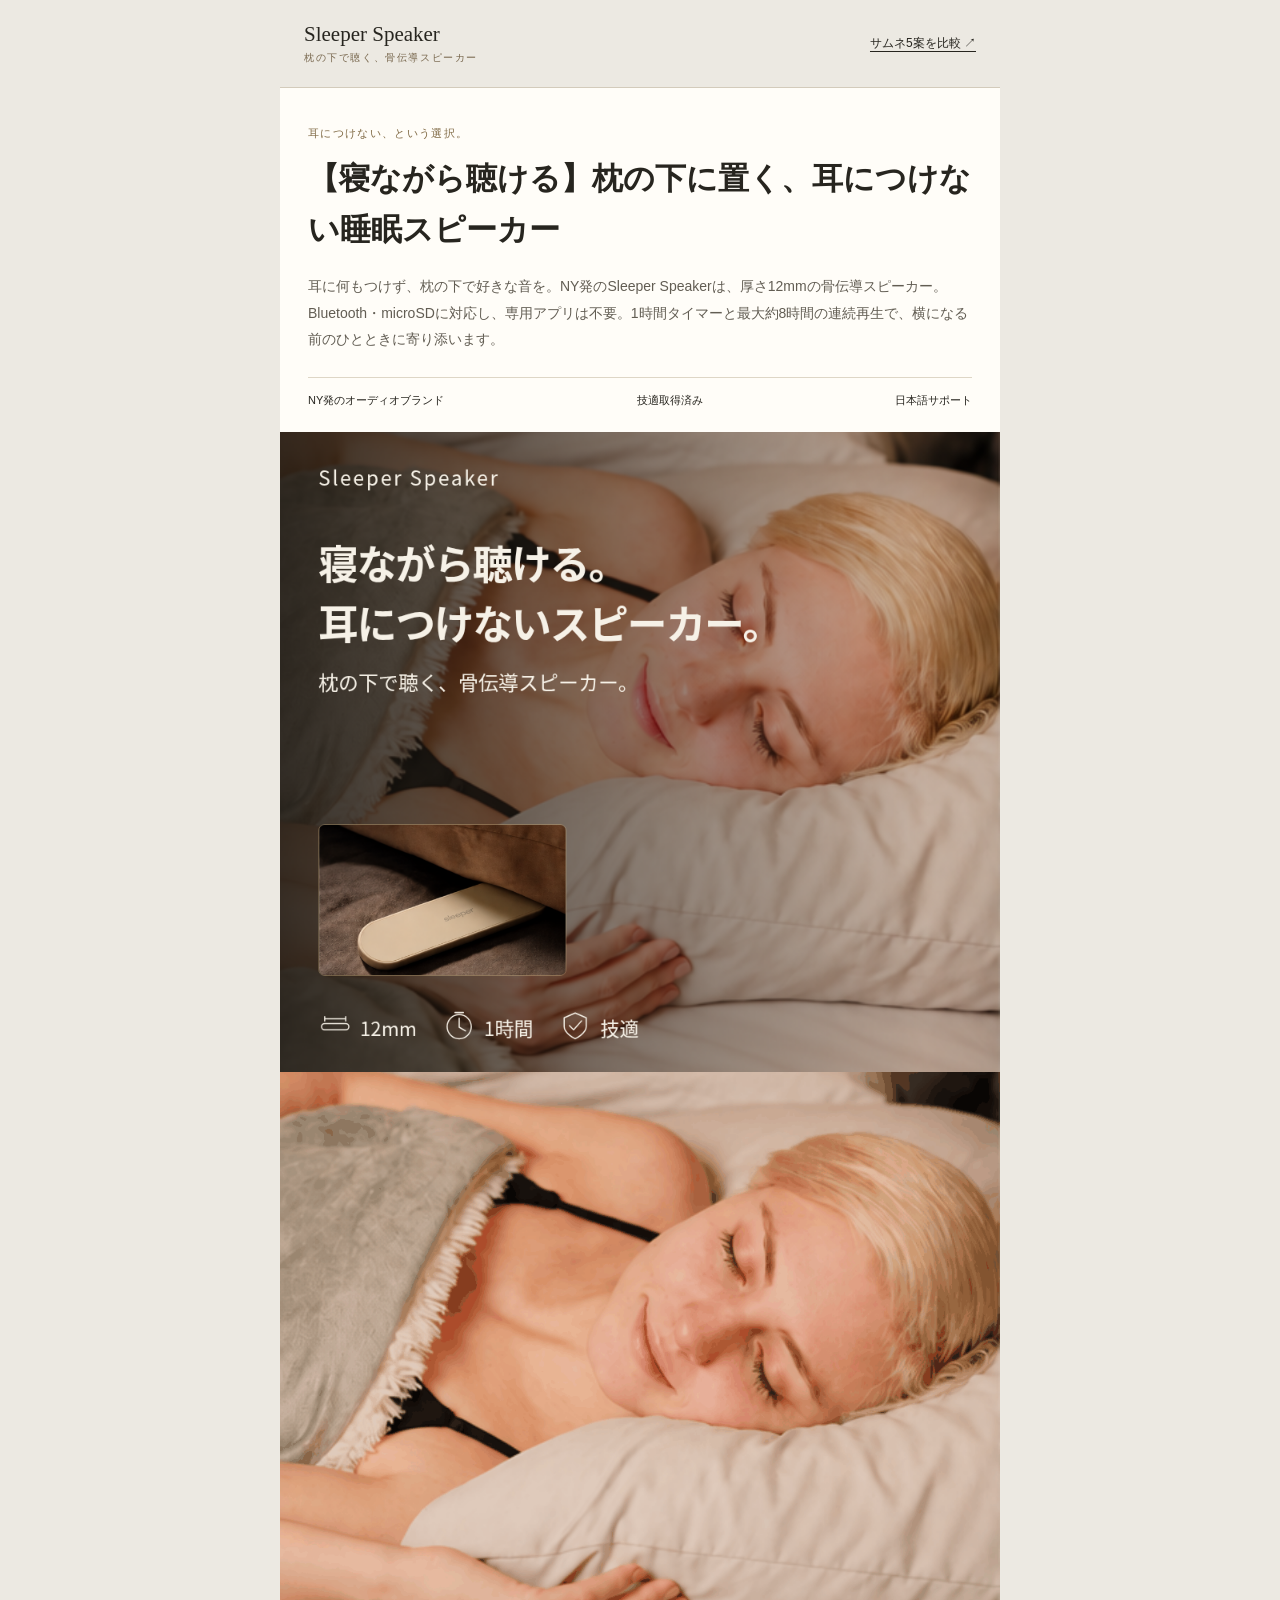
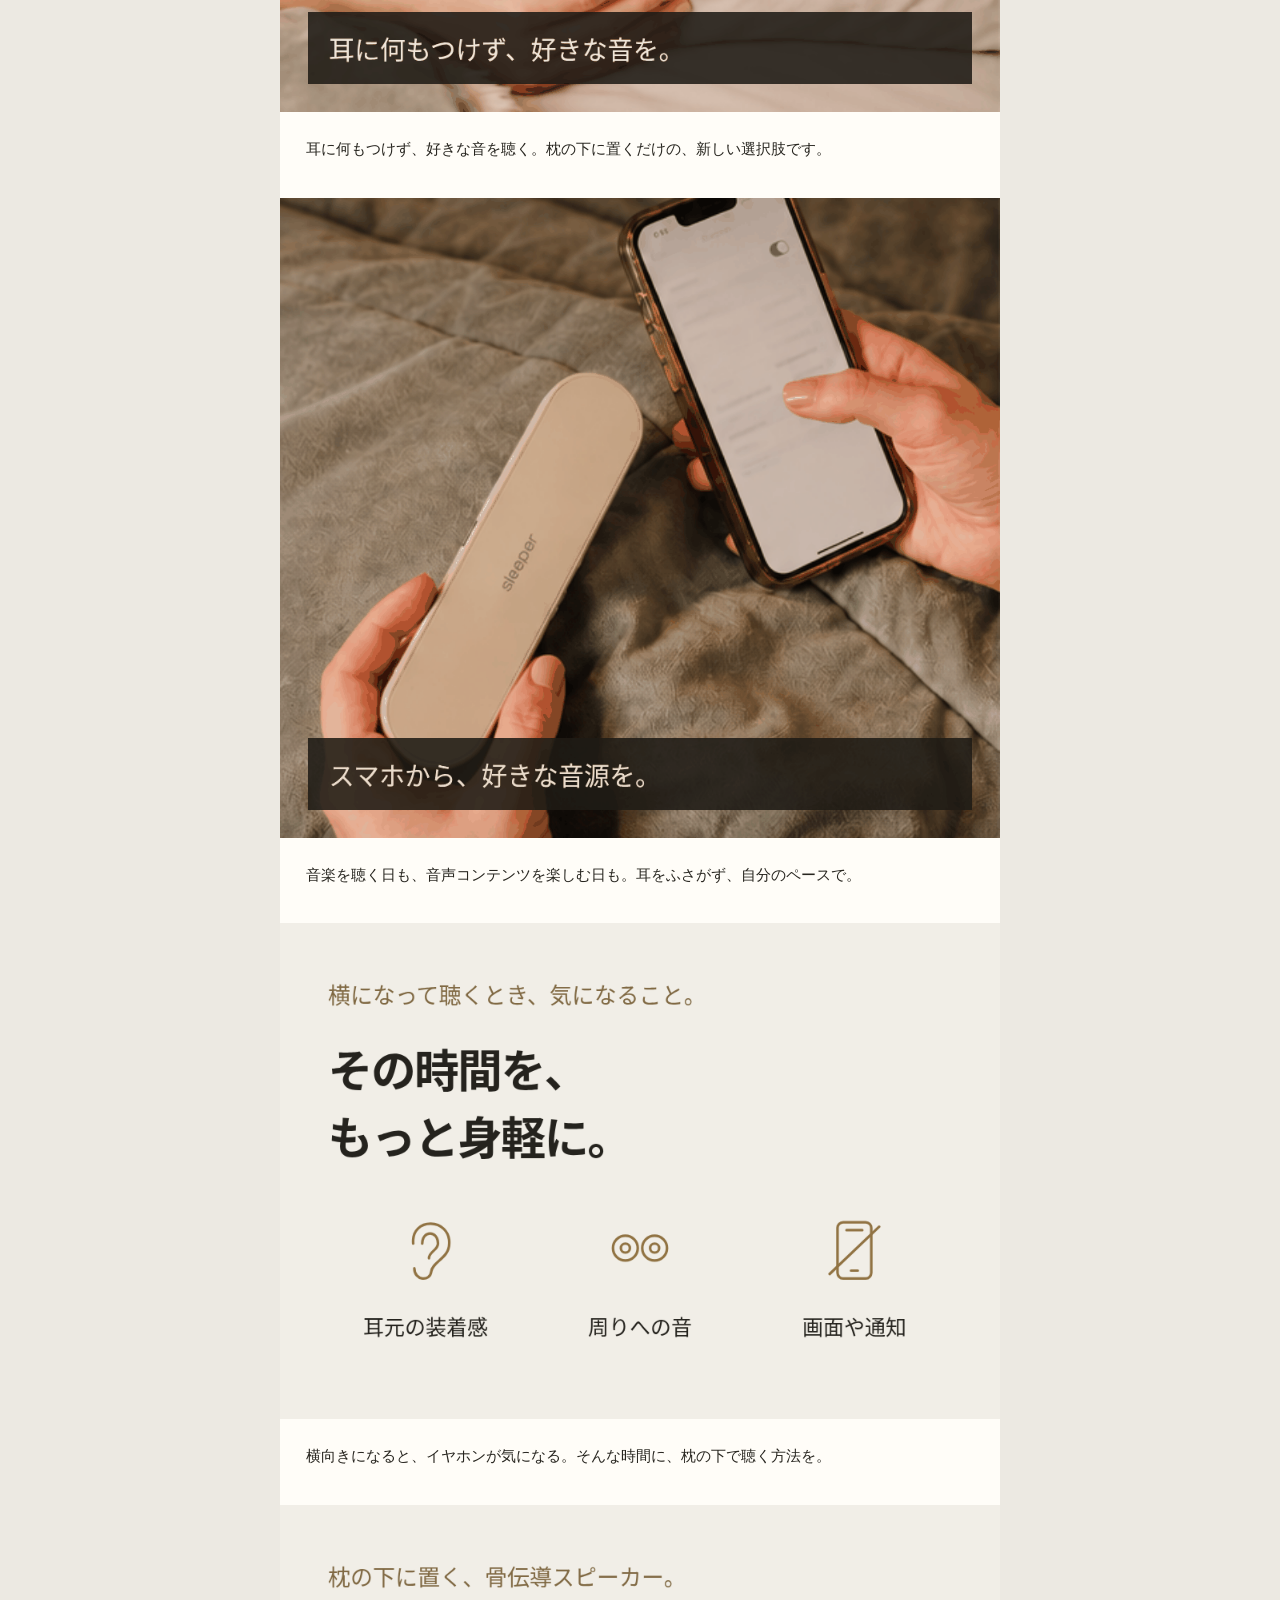
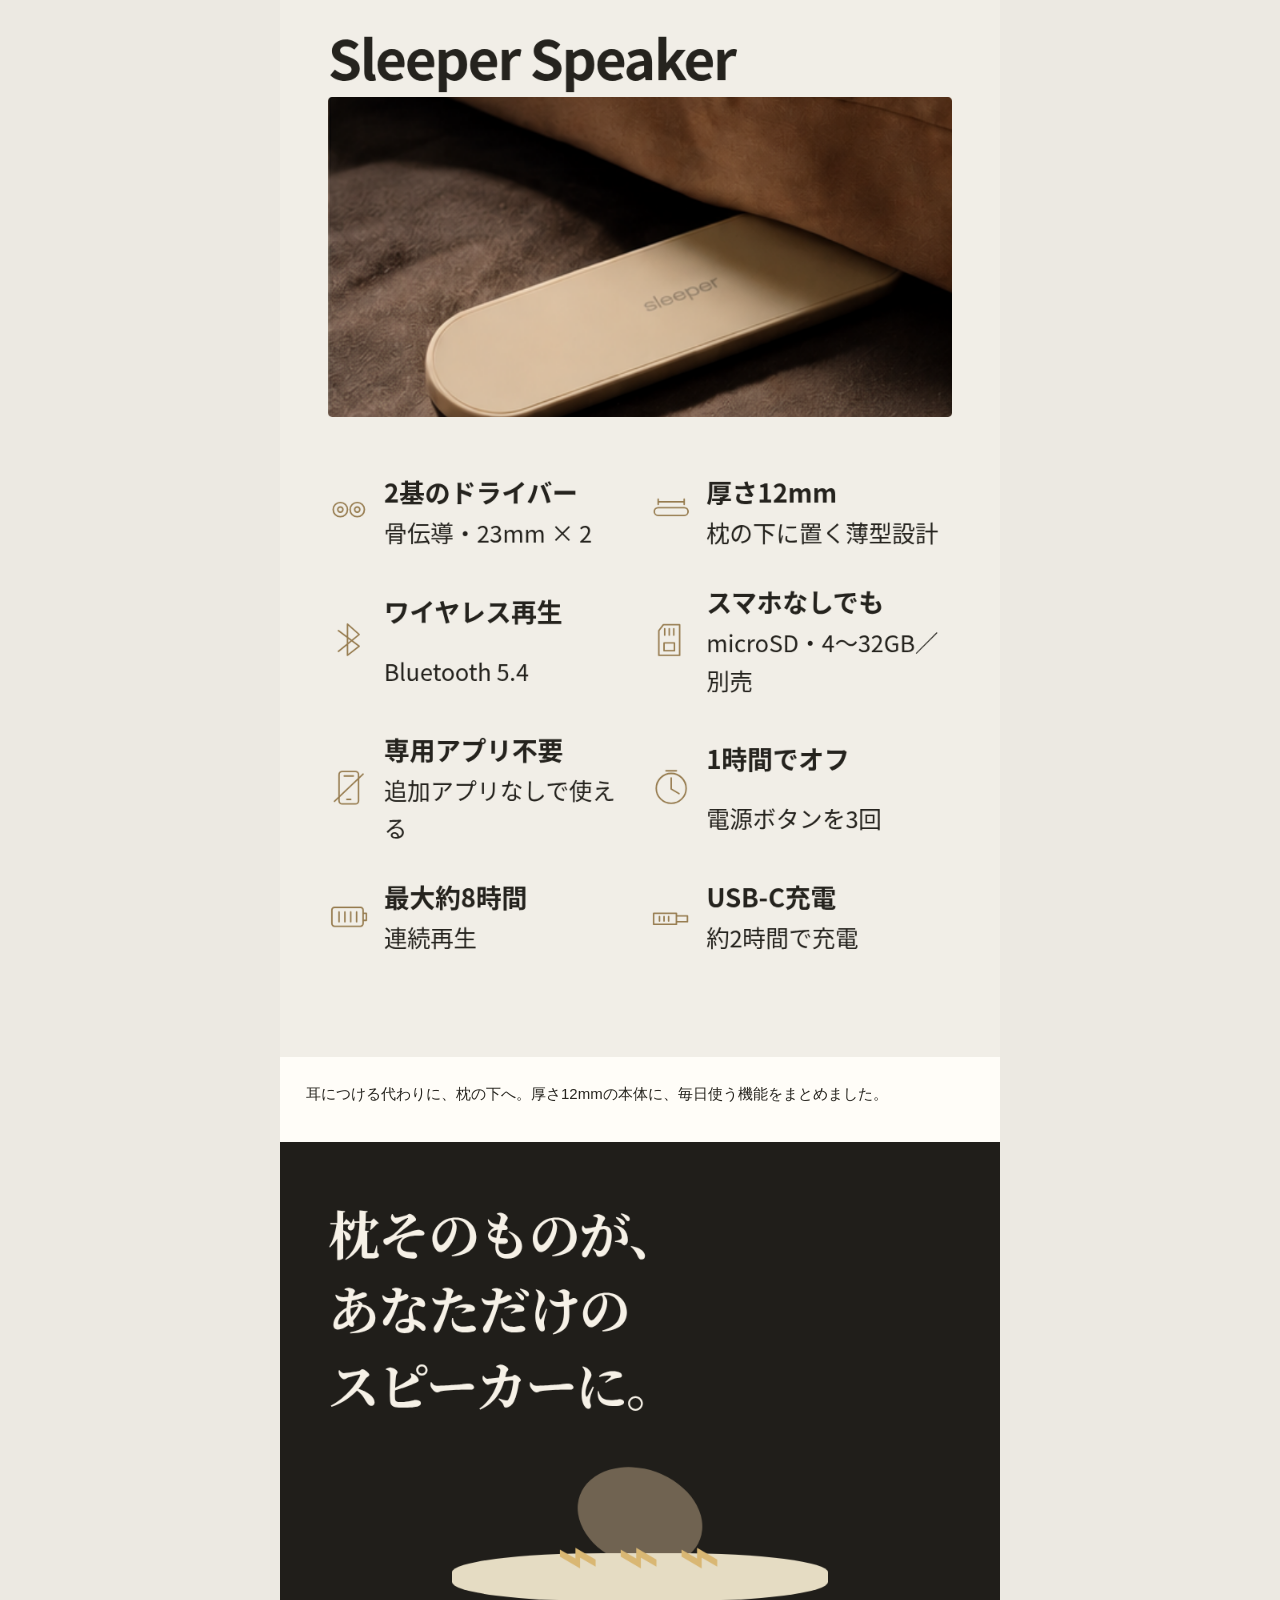
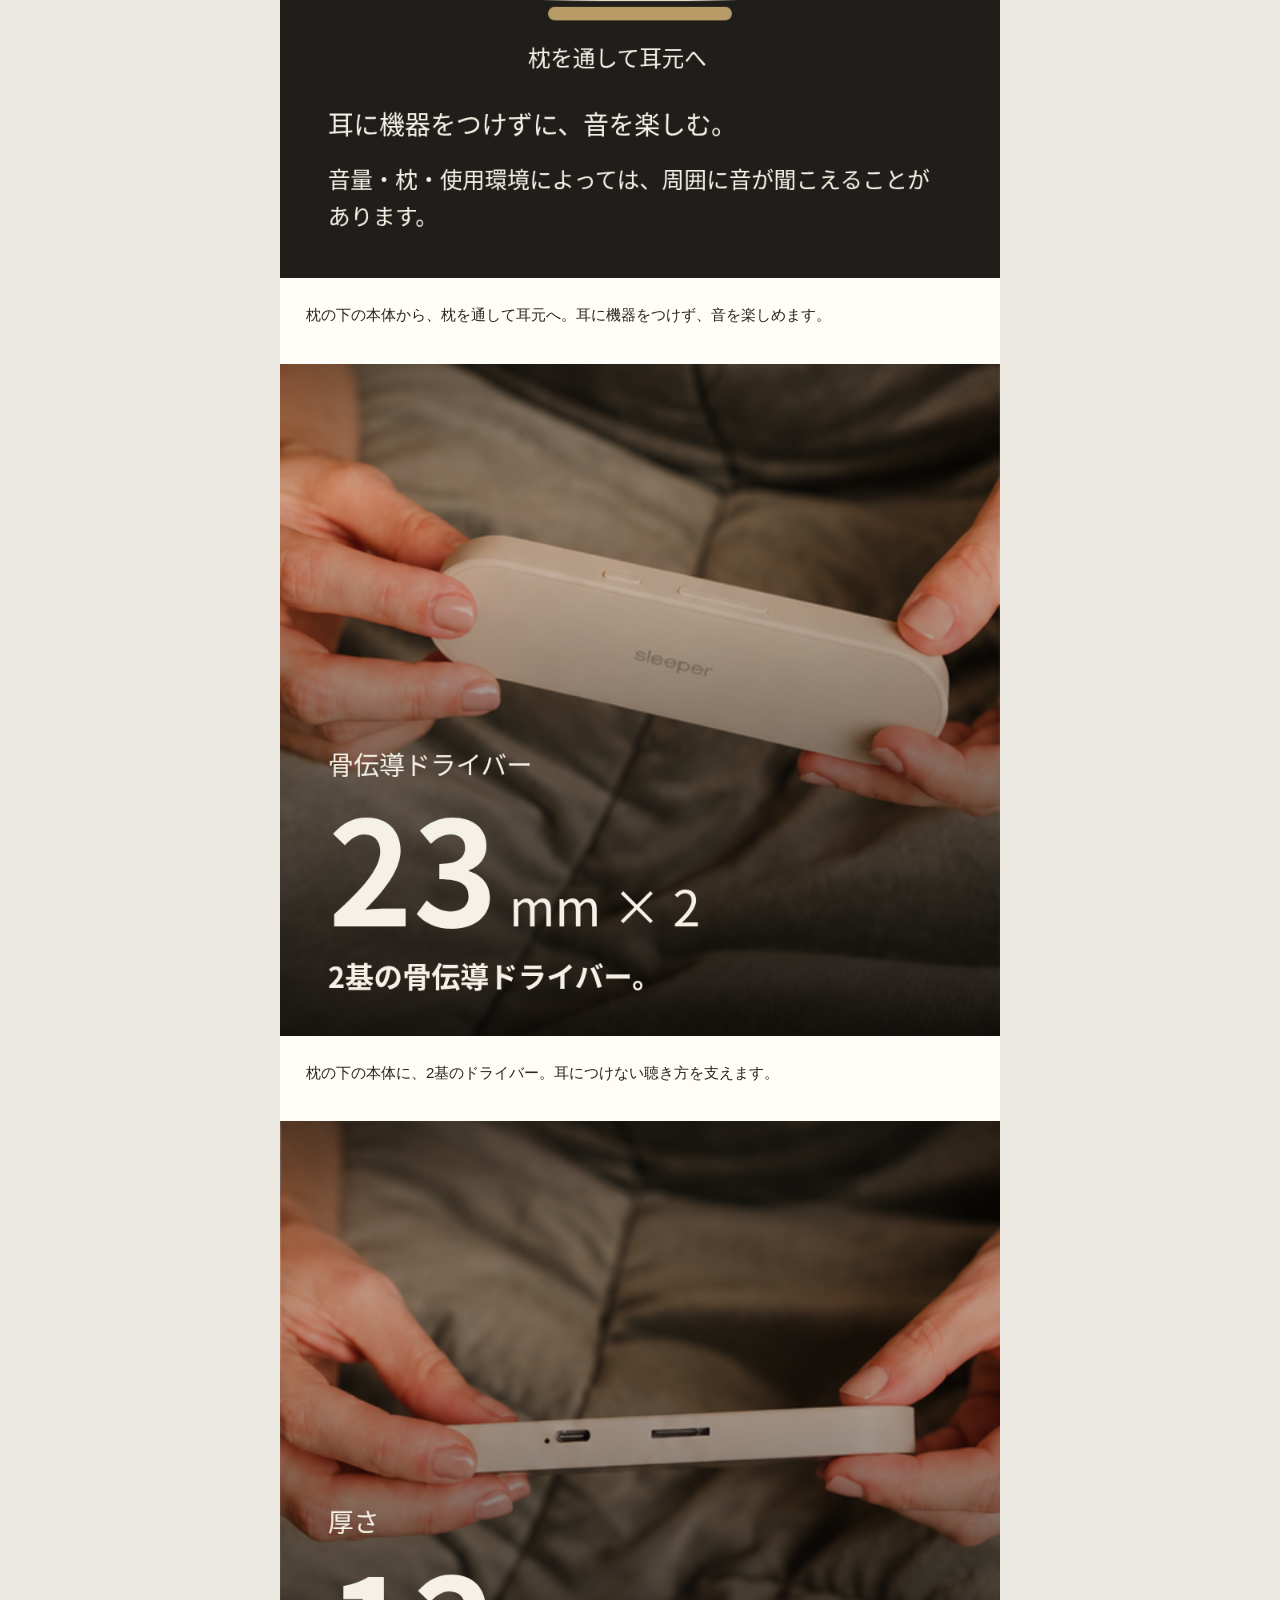
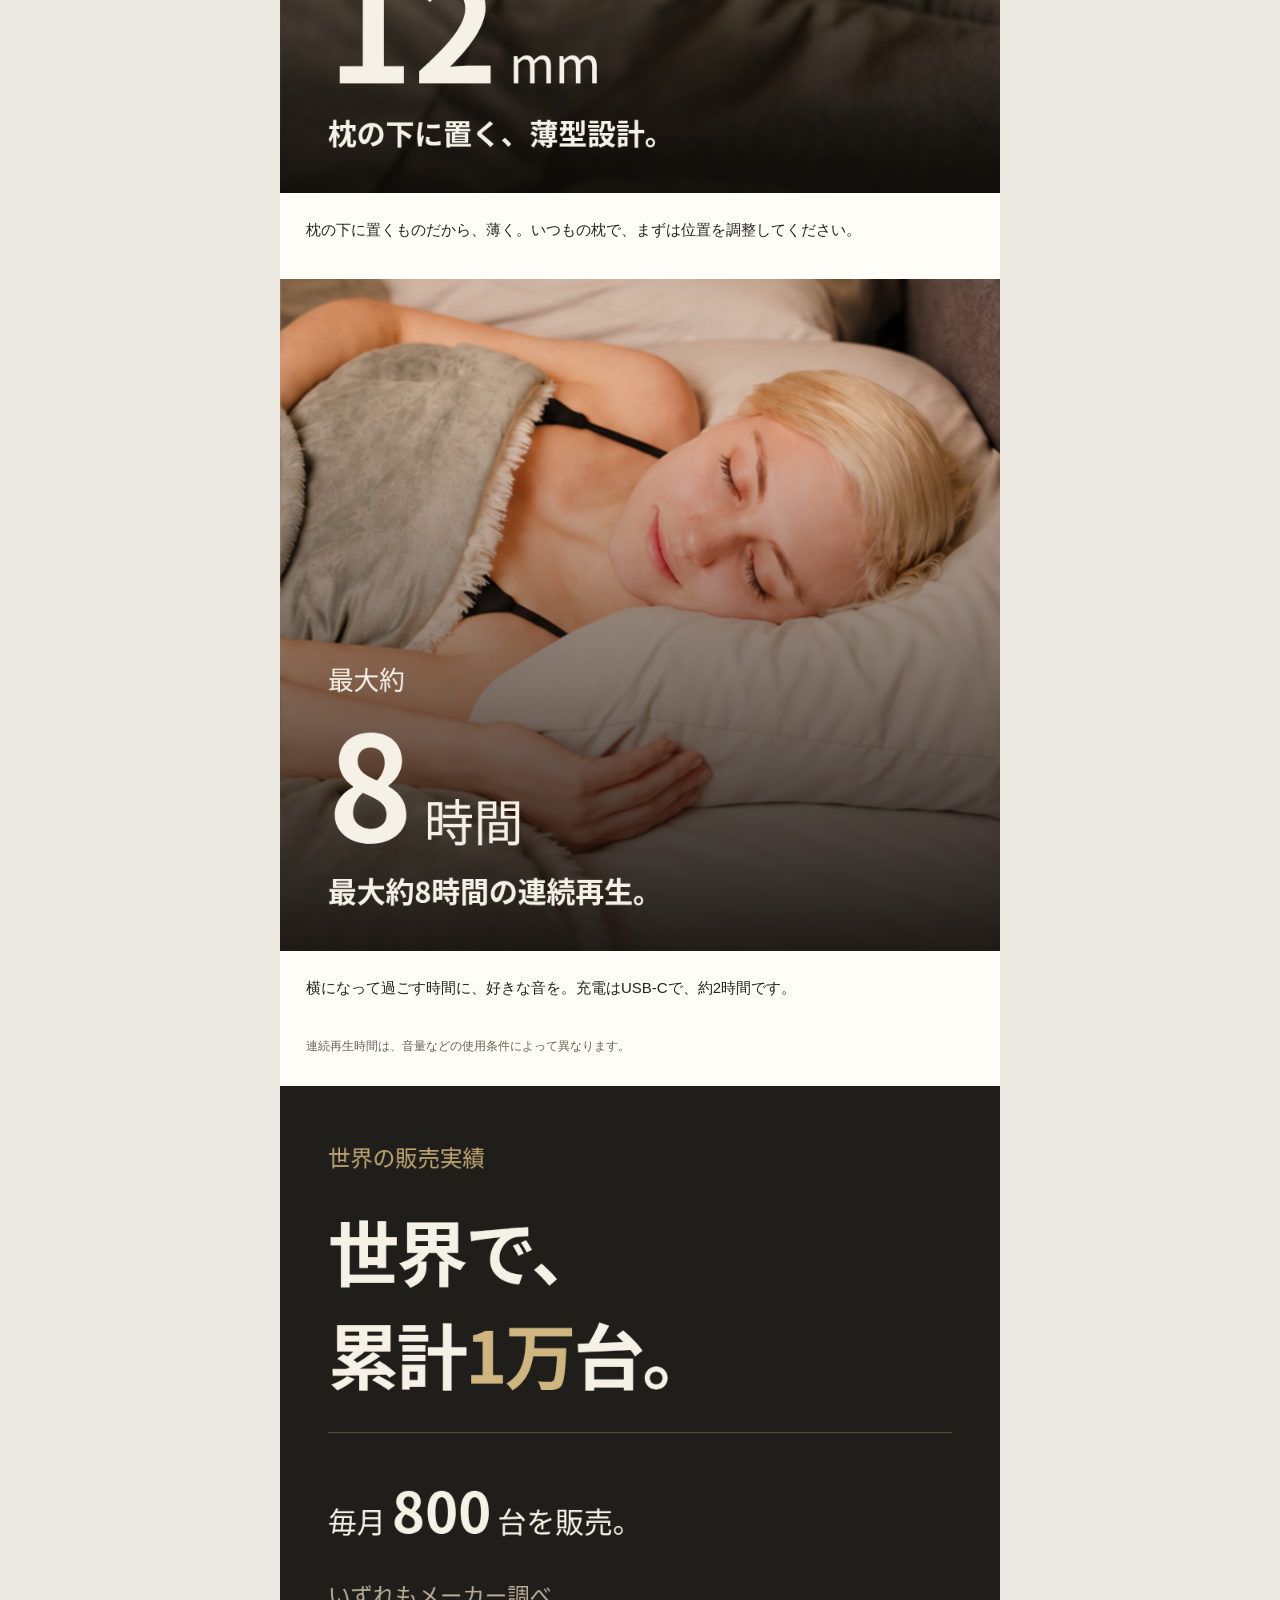
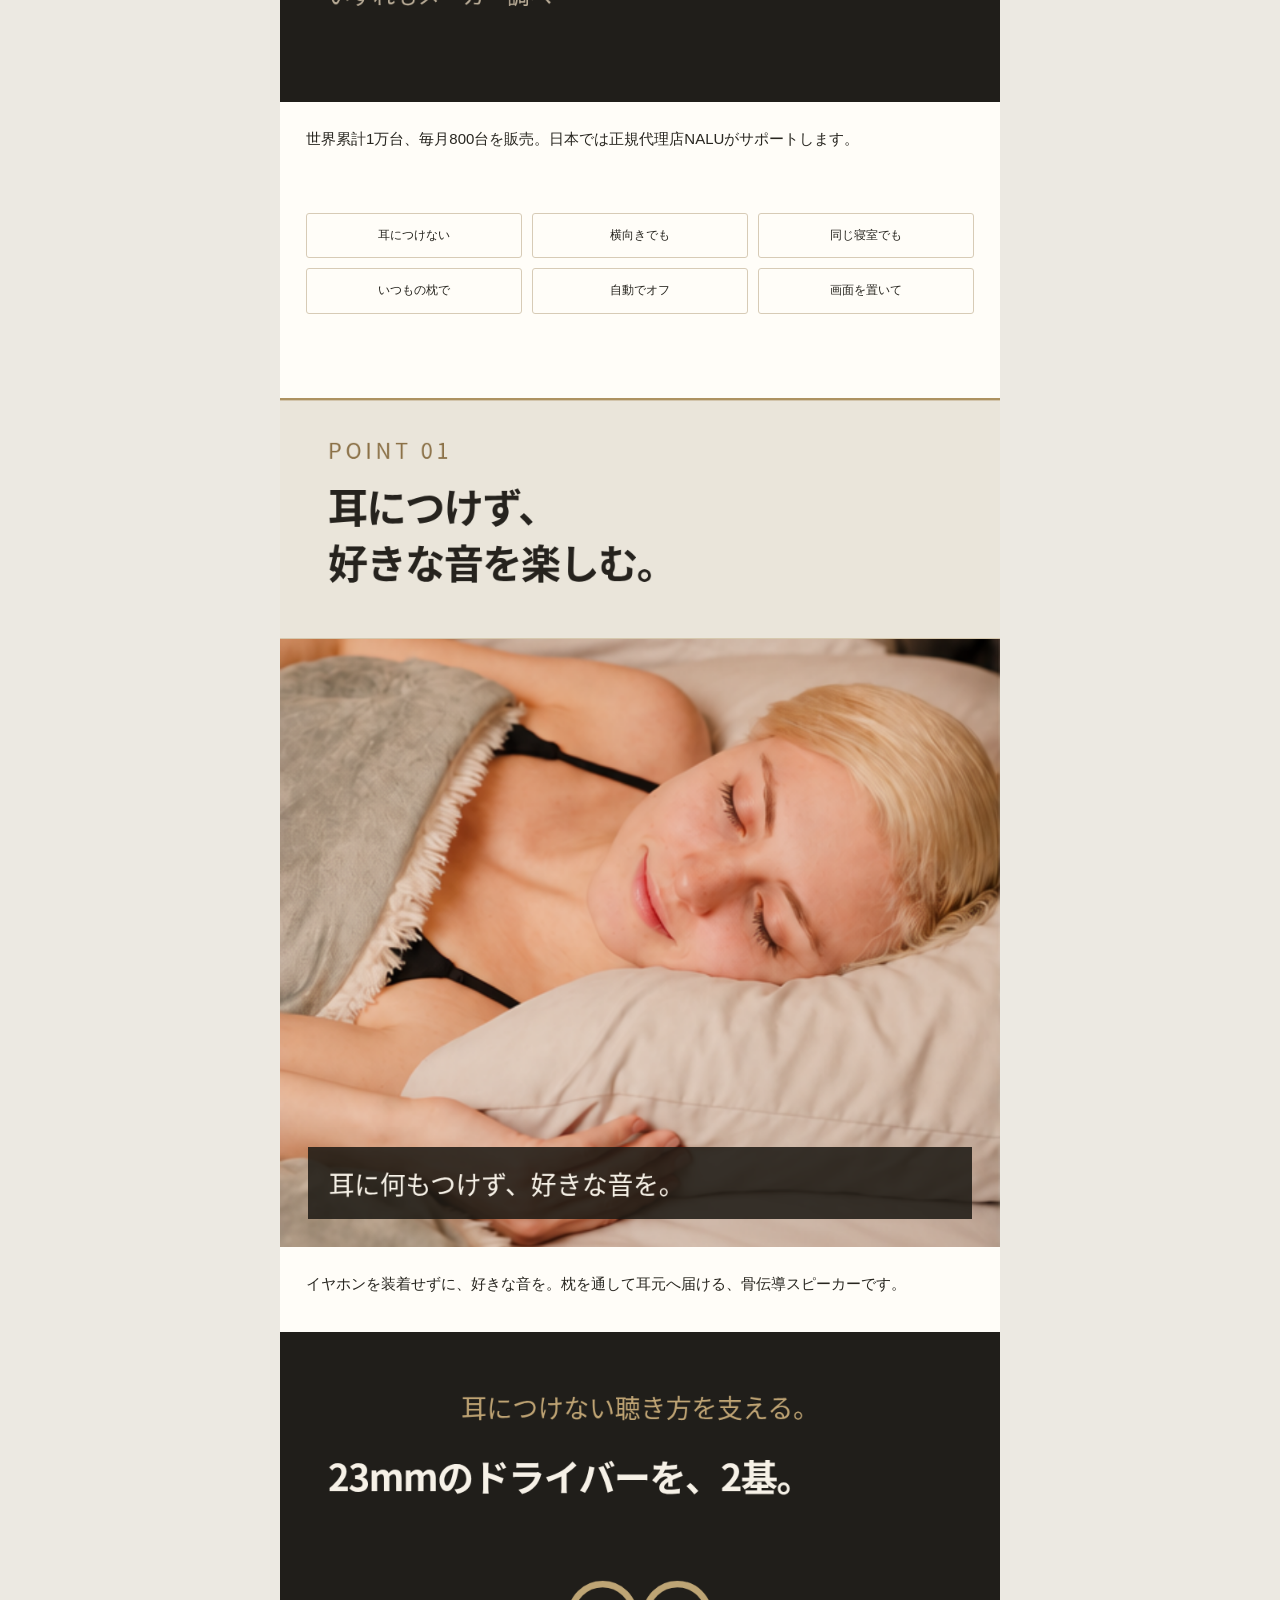
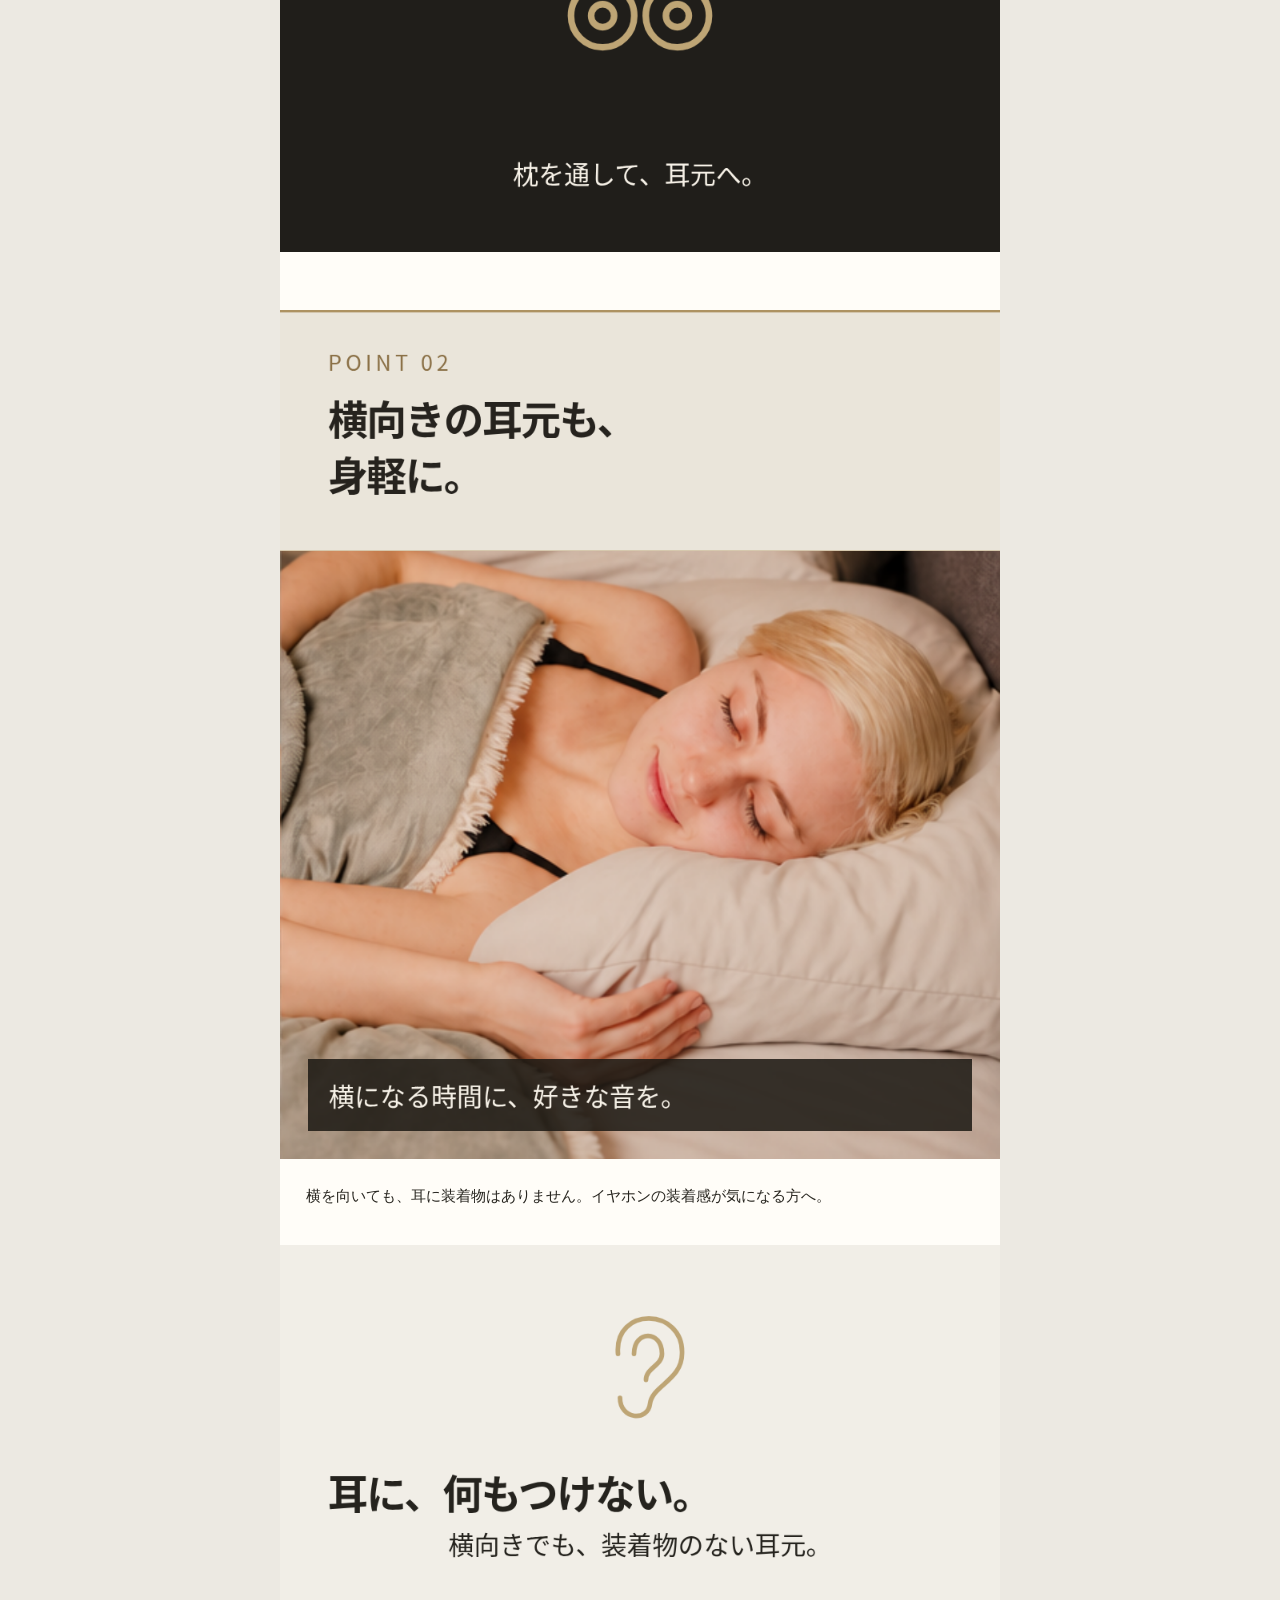
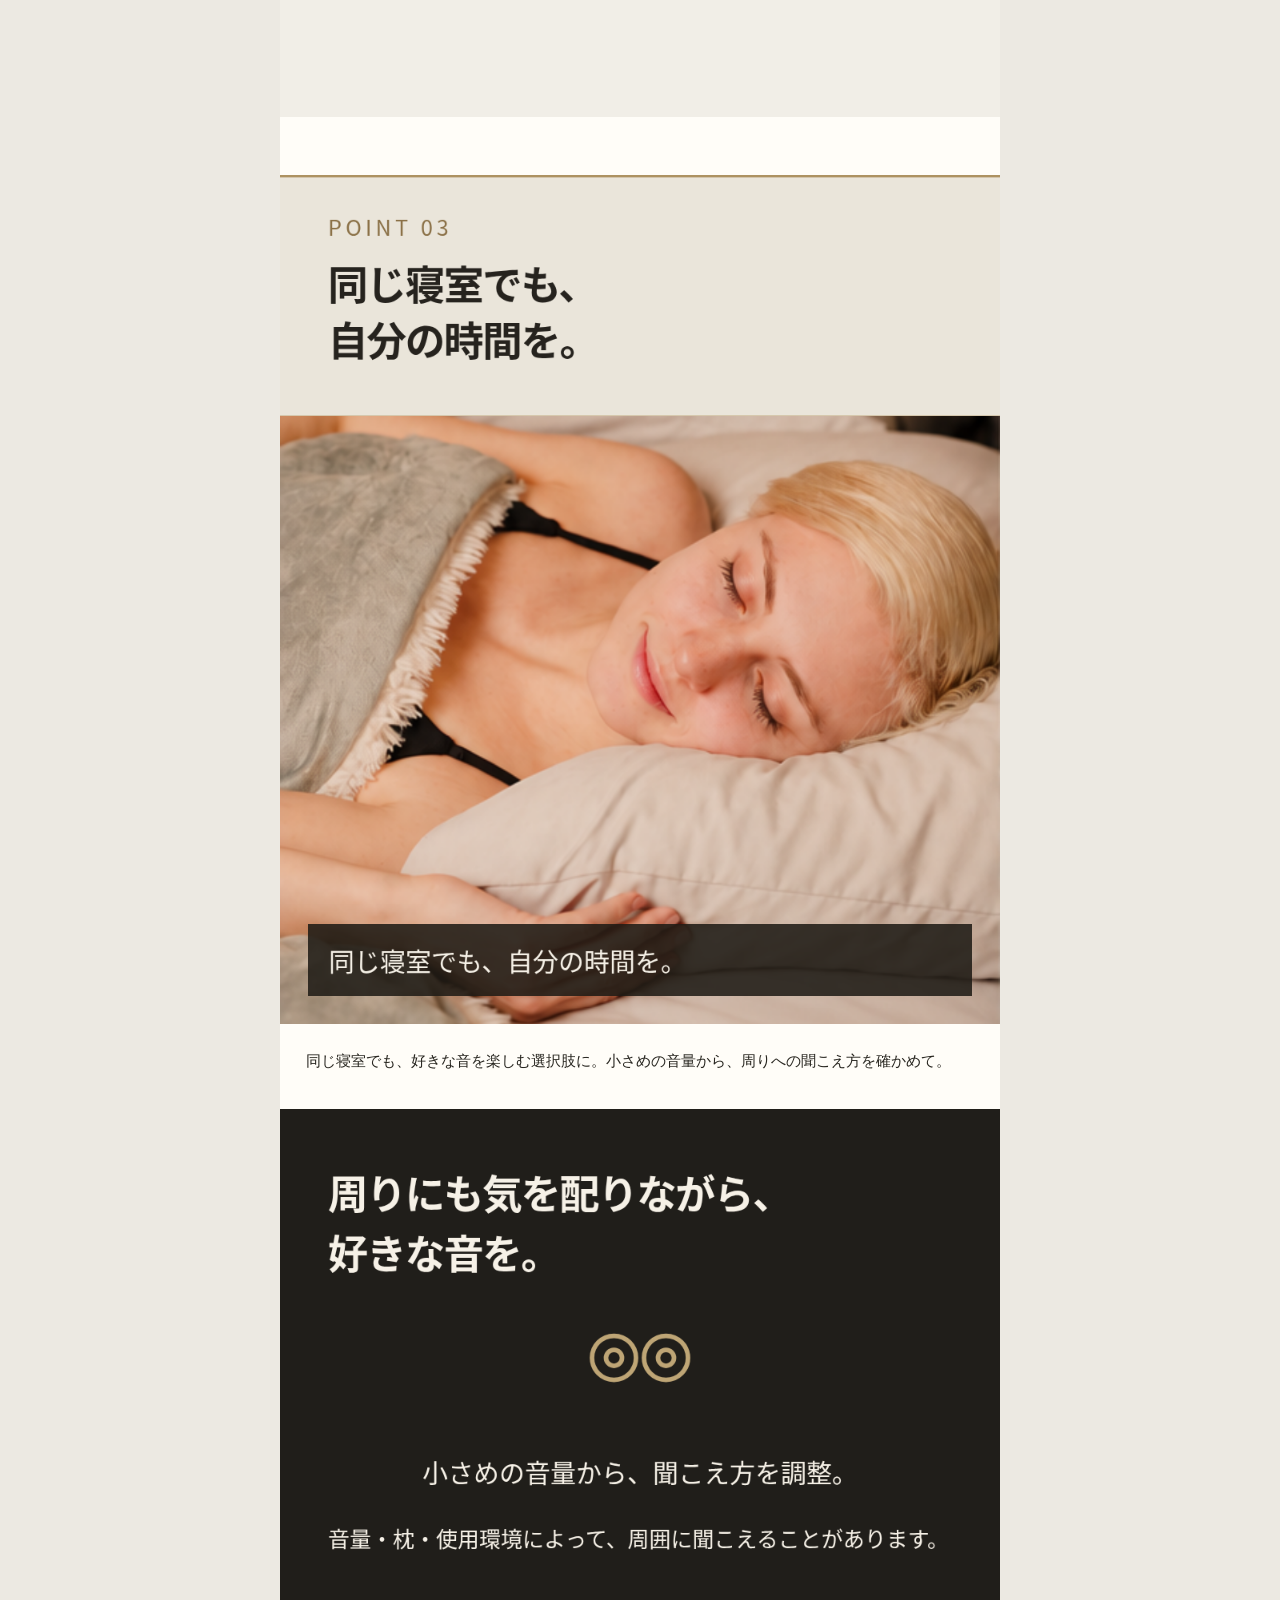
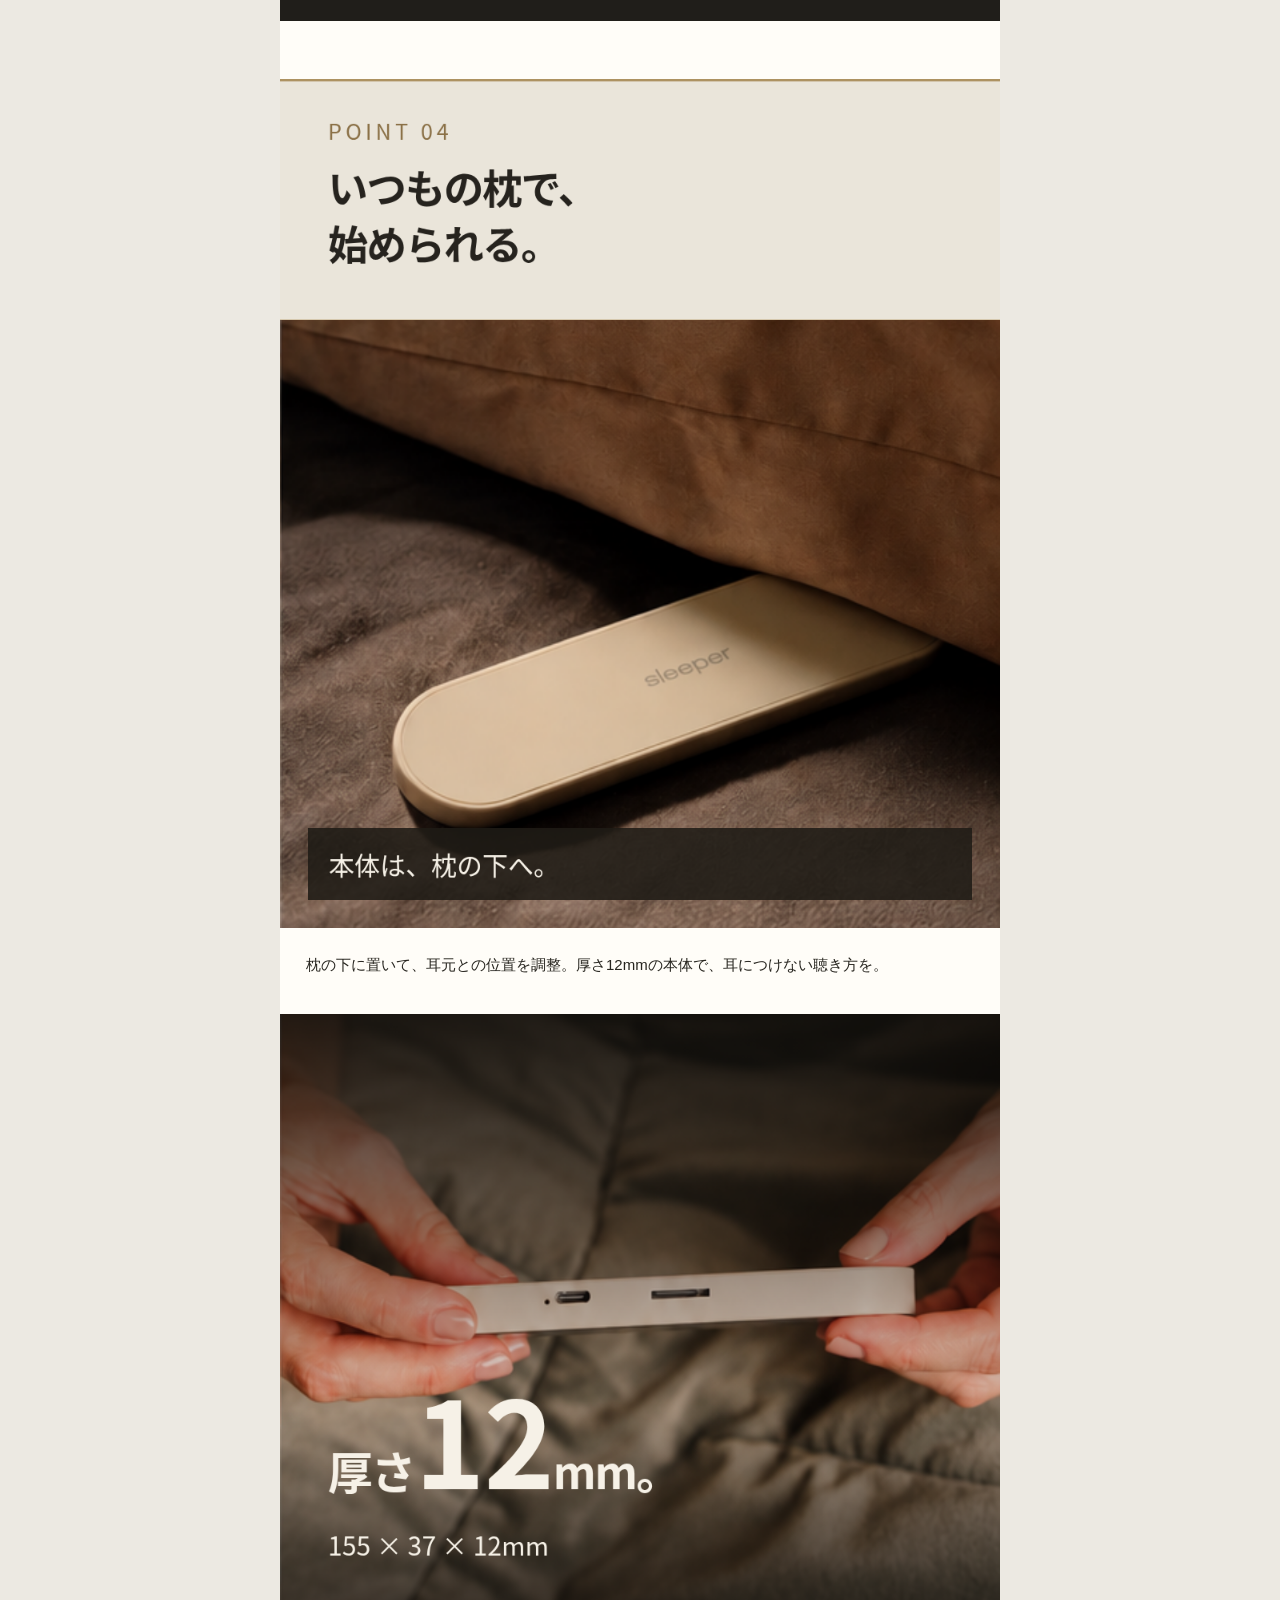
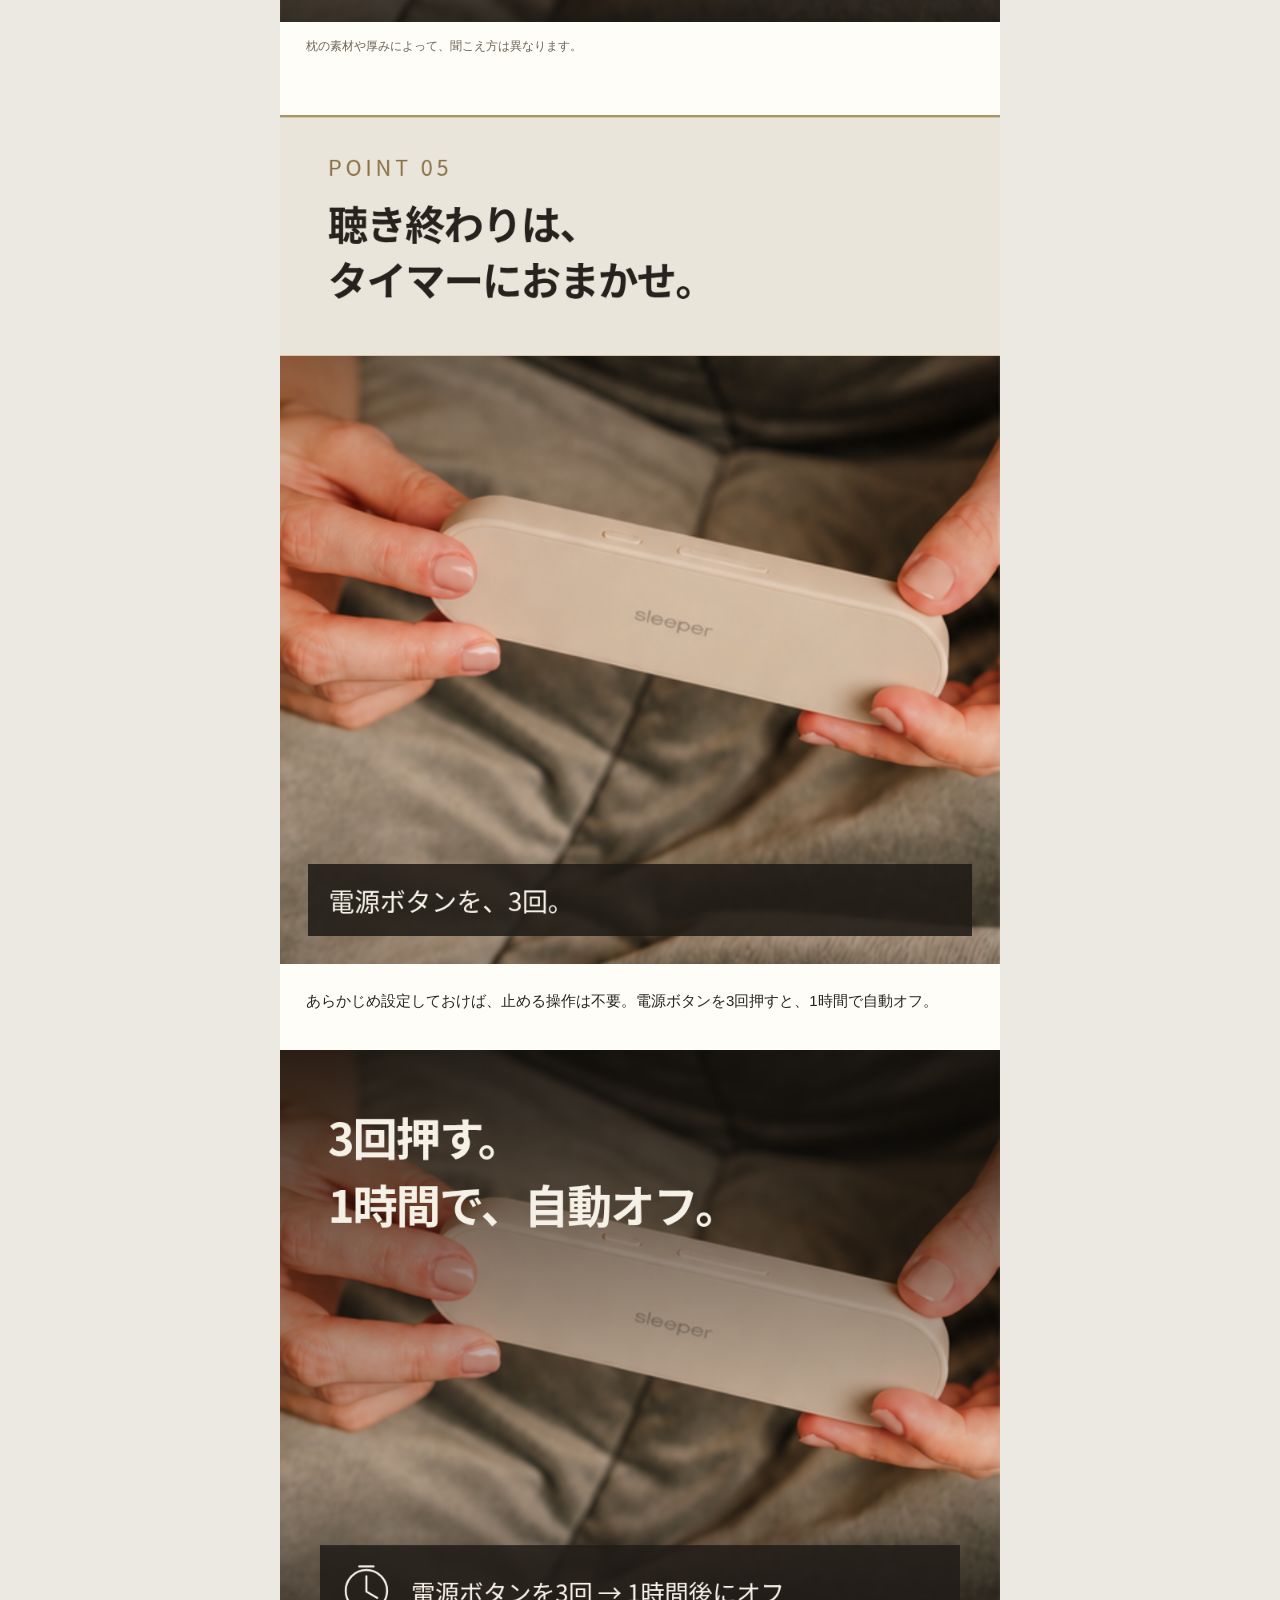
<file: site/index.html>
<!doctype html>
<html lang="ja"><head><meta charset="utf-8"><meta name="viewport" content="width=device-width,initial-scale=1"><meta name="description" content="枕の下に置く、耳につけない骨伝導スピーカー。Sleeper Speakerの機能・使い方・保証をご紹介します。"><title>Sleeper Speaker｜枕の下で聴く睡眠スピーカー</title><link rel="stylesheet" href="style.css"></head><body>
<header class="topbar"><a class="brand" href="index.html">Sleeper Speaker<small>枕の下で聴く、骨伝導スピーカー</small></a><a href="thumbnails.html">サムネ5案を比較 ↗</a></header>
<main class="wrap"><section class="mast"><p class="label">耳につけない、という選択。</p><h1>【寝ながら聴ける】枕の下に置く、耳につけない睡眠スピーカー</h1><p class="summary">耳に何もつけず、枕の下で好きな音を。NY発のSleeper Speakerは、厚さ12mmの骨伝導スピーカー。Bluetooth・microSDに対応し、専用アプリは不要。1時間タイマーと最大約8時間の連続再生で、横になる前のひとときに寄り添います。</p><div class="facts"><span>NY発のオーディオブランド</span><span>技適取得済み</span><span>日本語サポート</span></div></section>
<img width="900" height="800" class="cover-main" src="assets/cover-1.png" alt="寝ながら聴ける。耳につけないスピーカー。枕の下で聴く骨伝導スピーカー。" loading="eager" decoding="async">
<article>
<img width="900" height="800" class="" src="assets/opening.gif" alt="耳に何もつけずに聴く様子と、枕の下に置く本体の紹介。" loading="lazy" decoding="async">
<p class="body-copy">耳に何もつけず、好きな音を聴く。枕の下に置くだけの、新しい選択肢です。</p>
<img width="900" height="800" class="" src="assets/scenes.gif" alt="横になって聴く、スマホから再生する。横になる時間の使用シーン。" loading="lazy" decoding="async">
<p class="body-copy">音楽を聴く日も、音声コンテンツを楽しむ日も。耳をふさがず、自分のペースで。</p>
<img width="900" height="620" class="" src="assets/worries.png" alt="横になって聴くとき、気になること。耳元の装着感、周りへの音、画面や通知。" loading="lazy" decoding="async">
<p class="body-copy">横向きになると、イヤホンが気になる。そんな時間に、枕の下で聴く方法を。</p>
<img width="900" height="1440" class="" src="assets/product.png" alt="Sleeper Speakerの本体と、ドライバー・厚さ・接続方法・タイマー・再生時間・充電の特徴8つ。" loading="lazy" decoding="async">
<p class="body-copy">耳につける代わりに、枕の下へ。厚さ12mmの本体に、毎日使う機能をまとめました。</p>
<img width="900" height="920" class="" src="assets/mechanism.png" alt="枕そのものが、あなただけのスピーカーに。本体から枕を通して耳元へ音を伝える仕組みの概念図。" loading="lazy" decoding="async">
<p class="body-copy">枕の下の本体から、枕を通して耳元へ。耳に機器をつけず、音を楽しめます。</p>
<img width="900" height="840" class="" src="assets/number-driver.png" alt="23mmの骨伝導ドライバーを2基搭載。" loading="lazy" decoding="async">
<p class="body-copy">枕の下の本体に、2基のドライバー。耳につけない聴き方を支えます。</p>
<img width="900" height="840" class="" src="assets/number-slim.png" alt="厚さ12mm。枕の下に置く薄型設計。" loading="lazy" decoding="async">
<p class="body-copy">枕の下に置くものだから、薄く。いつもの枕で、まずは位置を調整してください。</p>
<img width="900" height="840" class="" src="assets/number-battery.png" alt="最大約8時間の連続再生。" loading="lazy" decoding="async">
<p class="body-copy">横になって過ごす時間に、好きな音を。充電はUSB-Cで、約2時間です。</p>
<p class="note">連続再生時間は、音量などの使用条件によって異なります。</p>
<img width="900" height="770" class="" src="assets/world.png" alt="世界累計1万台、毎月800台を販売。いずれもメーカー調べ。" loading="lazy" decoding="async">
<p class="body-copy">世界累計1万台、毎月800台を販売。日本では正規代理店NALUがサポートします。</p>
<nav class="points-nav" aria-label="6つの特徴"><a href="#point1">耳につけない</a><a href="#point2">横向きでも</a><a href="#point3">同じ寝室でも</a><a href="#point4">いつもの枕で</a><a href="#point5">自動でオフ</a><a href="#point6">画面を置いて</a></nav>
<section class="point" id="point1" aria-label="特徴1">
<img width="900" height="300" class="" src="assets/point-1.png" alt="POINT 01。耳につけず、好きな音を楽しむ。" loading="lazy" decoding="async">
<img width="900" height="760" class="" src="assets/scene-ear.png" alt="耳に何もつけずに横になる使用場面。" loading="lazy" decoding="async">
<p class="body-copy">イヤホンを装着せずに、好きな音を。枕を通して耳元へ届ける、骨伝導スピーカーです。</p>
<img width="900" height="650" class="" src="assets/driver.png" alt="23mmの骨伝導ドライバーを2基搭載。" loading="lazy" decoding="async">
</section>
<section class="point" id="point2" aria-label="特徴2">
<img width="900" height="300" class="" src="assets/point-2.png" alt="POINT 02。横向きの耳元も、身軽に。" loading="lazy" decoding="async">
<img width="900" height="760" class="" src="assets/scene-side.png" alt="横向きで枕に頭を乗せ、耳に何も装着していない様子。" loading="lazy" decoding="async">
<p class="body-copy">横を向いても、耳に装着物はありません。イヤホンの装着感が気になる方へ。</p>
<img width="900" height="590" class="" src="assets/ear.png" alt="耳に何もつけない、横向きの耳元。" loading="lazy" decoding="async">
</section>
<section class="point" id="point3" aria-label="特徴3">
<img width="900" height="300" class="" src="assets/point-3.png" alt="POINT 03。同じ寝室でも、自分の時間を。" loading="lazy" decoding="async">
<img width="900" height="760" class="" src="assets/scene-room.png" alt="寝室で横になって聴く使用場面。" loading="lazy" decoding="async">
<p class="body-copy">同じ寝室でも、好きな音を楽しむ選択肢に。小さめの音量から、周りへの聞こえ方を確かめて。</p>
<img width="900" height="640" class="" src="assets/sound.png" alt="周りにも気を配りながら好きな音を。音量・枕・使用環境によって周囲に聞こえる場合があります。" loading="lazy" decoding="async">
</section>
<section class="point" id="point4" aria-label="特徴4">
<img width="900" height="300" class="" src="assets/point-4.png" alt="POINT 04。いつもの枕で、始められる。" loading="lazy" decoding="async">
<img width="900" height="760" class="" src="assets/scene-pillow.png" alt="枕の下に本体を置く場面。" loading="lazy" decoding="async">
<p class="body-copy">枕の下に置いて、耳元との位置を調整。厚さ12mmの本体で、耳につけない聴き方を。</p>
<img width="900" height="760" class="" src="assets/thin.png" alt="本体側面と厚さ12mm、サイズ155×37×12mmの表示。" loading="lazy" decoding="async">
<p class="note">枕の素材や厚みによって、聞こえ方は異なります。</p>
</section>
<section class="point" id="point5" aria-label="特徴5">
<img width="900" height="300" class="" src="assets/point-5.png" alt="POINT 05。聴き終わりは、タイマーにおまかせ。" loading="lazy" decoding="async">
<img width="900" height="760" class="" src="assets/scene-timer.png" alt="電源ボタンを操作する本体と手元。" loading="lazy" decoding="async">
<p class="body-copy">あらかじめ設定しておけば、止める操作は不要。電源ボタンを3回押すと、1時間で自動オフ。</p>
<img width="900" height="780" class="" src="assets/timer.png" alt="電源ボタンを3回。1時間後に自動で電源オフ。" loading="lazy" decoding="async">
<p class="body-copy">タイマーを使わないときは、最大約8時間の連続再生。USB-Cで約2時間充電できます。</p>
<img width="900" height="780" class="" src="assets/battery.png" alt="最大約8時間の連続再生。USB-Cで約2時間の充電。" loading="lazy" decoding="async">
<p class="note">連続再生時間は、音量などの使用条件によって異なります。</p>
</section>
<section class="point" id="point6" aria-label="特徴6">
<img width="900" height="300" class="" src="assets/point-6.png" alt="POINT 06。画面を置いて、音を楽しむ。" loading="lazy" decoding="async">
<img width="900" height="760" class="" src="assets/scene-phone.png" alt="スマホと本体を手に持って接続する様子。" loading="lazy" decoding="async">
<p class="body-copy">Bluetoothなら、いつもの音源をワイヤレスで。microSDなら、スマホを使わず再生できます。</p>
<img width="900" height="850" class="" src="assets/bluetooth.png" alt="専用アプリはいりません。Bluetooth 5.4でワイヤレス再生。" loading="lazy" decoding="async">
<p class="body-copy">スマホなしで聴きたいときは、microSDカードで。画面や通知を見ずに、音を楽しむ選択肢です。</p>
<img width="900" height="780" class="" src="assets/microsd.png" alt="microSDカードでスマホなし再生。4〜32GB対応、カード別売。" loading="lazy" decoding="async">
</section>
<h2 id="howto">置く。つなぐ。横になる。</h2>
<img width="900" height="720" class="" src="assets/howto.png" alt="本体を枕の下へ。BluetoothまたはmicroSDで再生。小さめの音量から位置を調整。" loading="lazy" decoding="async">
<p class="body-copy">音量は小さめから、枕との位置を調整。タイマーを使うときは、電源ボタンを3回押します。</p>
<h2>横になる時間の、もうひとつの選択肢。</h2>
<div class="compare"><div><b>イヤホン</b><p>耳に装着して聴く。</p></div><div><b>Sleeper Speaker</b><p>枕の下に置いて聴く。</p></div></div>
<p class="body-copy">耳に装着するイヤホンとは、使い方が異なります。自分の過ごし方に合う方法を。</p>
<h2>いつもの音を、持ち出す。</h2>
<img width="900" height="740" class="" src="assets/travel.png" alt="155×37×12mmの本体。いつもの音を持ち出す。" loading="lazy" decoding="async">
<p class="body-copy">旅先でも、枕の下で好きな音を。耳につけない聴き方を、大切な人への贈り物にも。</p>
<h2>ニューヨーク発、音に向き合うブランド。</h2>
<p class="body-copy">ADV.は、2015年ニューヨーク創業。プロ用インイヤーモニターや聴覚保護製品を展開しています。</p>
<p class="body-copy">Sleeper Speakerは、睡眠専用ライン「Sleeper」の製品。日本正規代理店NALUがお届けします。</p>
<h2 id="specs">毎日使うための、基本仕様。</h2>
<div class="specs"><table><caption class="label">Sleeper Speaker</caption><tbody>
<tr><th scope="row">サイズ</th><td>155 × 37 × 12mm</td></tr>
<tr><th scope="row">ドライバー</th><td>23mmの骨伝導ドライバー × 2</td></tr>
<tr><th scope="row">Bluetooth</th><td>5.4</td></tr>
<tr><th scope="row">microSD</th><td>4〜32GB対応・カード別売</td></tr>
<tr><th scope="row">タイマー</th><td>電源ボタン3回で1時間後に自動オフ</td></tr>
<tr><th scope="row">連続再生</th><td>最大約8時間</td></tr>
<tr><th scope="row">充電</th><td>USB-C・約2時間</td></tr>
<tr><th scope="row">専用アプリ</th><td>不要</td></tr>
<tr><th scope="row">国内対応</th><td>技適取得済み・日本語サポート</td></tr>
</tbody></table></div>
<h2 id="guarantee">ご自宅の枕で、使い心地を確かめて。</h2>
<img width="1200" height="2074" class="" src="assets/guarantee-original.jpg" alt="到着から30日以内の全額返金保証。返品送料・返金時振込手数料はお客様負担。1年間のメーカー保証。" loading="lazy" decoding="async">
<p class="body-copy">到着から30日以内の全額返金保証と、1年間のメーカー保証をご用意しています。</p>
<div class="warranty">返品送料・返金時の振込手数料はお客様負担です。返金は商品到着から30日以内のお申し出が対象です。</div>
<h2 id="returns">リターンのお届けについて。</h2>
<p class="body-copy">リターンの発送は、2027年4月末を予定しています。日本正規代理店の株式会社NALUがお届けします。</p>
<ul class="timeline"><li><b>2026年11〜12月</b>CAMPFIRE掲載予定</li><li><b>2027年4月末</b>リターン発送予定</li></ul>
<h2>日本での窓口は、NALUです。</h2>
<p class="body-copy">日本正規代理店の株式会社NALUがお届けします。日本語でのお問い合わせに対応します。</p>
<h2 id="faq">よくあるご質問。</h2>
<div class="faq">
<details><summary>専用アプリは必要ですか？</summary><p>不要です。Bluetooth接続またはmicroSDカードで再生します。</p></details>
<details><summary>スマホを使わず再生できますか？</summary><p>microSDカードでの再生に対応しています。カードは別売で、容量は4〜32GBです。</p></details>
<details><summary>隣の人には聞こえませんか？</summary><p>聞こえないとは限りません。音量・枕・使用環境によって音の漏れ方が異なります。</p></details>
<details><summary>タイマーはありますか？</summary><p>電源ボタンを3回押すと、1時間後に自動オフになります。</p></details>
<details><summary>どれくらい再生できますか？</summary><p>最大約8時間です。使用条件によって異なります。USB-Cによる充電は約2時間です。</p></details>
<details><summary>睡眠を改善する製品ですか？</summary><p>本製品は医療機器ではありません。横になる前の音を楽しむオーディオ機器であり、睡眠の改善や健康効果をお約束するものではありません。</p></details>
<details><summary>保証はありますか？</summary><p>到着から30日以内の全額返金保証と、1年間のメーカー保証があります。返品送料・振込手数料はお客様負担です。</p></details>
</div>
<h2>リスク＆チャレンジ。</h2>
<div class="risks"><ul><li>本製品は医療機器ではなく、睡眠の改善や健康効果を保証するものではありません。</li><li>枕の素材・厚み、音量、使用環境によって、聞こえ方や周囲への音漏れの程度が変わります。</li><li>連続再生時間は最大約8時間で、音量などの使用条件により変動します。</li><li>リターンの発送は2027年4月末予定です。</li><li>全額返金保証は商品到着から30日以内のお申し出が対象です。返品送料と返金時振込手数料はお客様負担です。</li></ul></div>
<img width="900" height="850" class="" src="assets/close.png" alt="今夜から、耳を、自由に。枕の下で聴くSleeper Speaker。" loading="lazy" decoding="async">
<p class="body-copy">耳に何もつけず、好きな音を。あなたの横になる時間に、もうひとつの聴き方を。</p>
<p class="note">リターンは2027年4月末発送予定です。</p>
</article><footer class="end"><span class="brand">Sleeper Speaker</span><br>開発 ADV.（ADVSOUND, INC.）<br>日本正規代理店 株式会社NALU</footer></main><a class="preview-link" href="thumbnails.html">サムネイル5案の比較へ</a><script src="preview.js"></script></body></html>
</file>
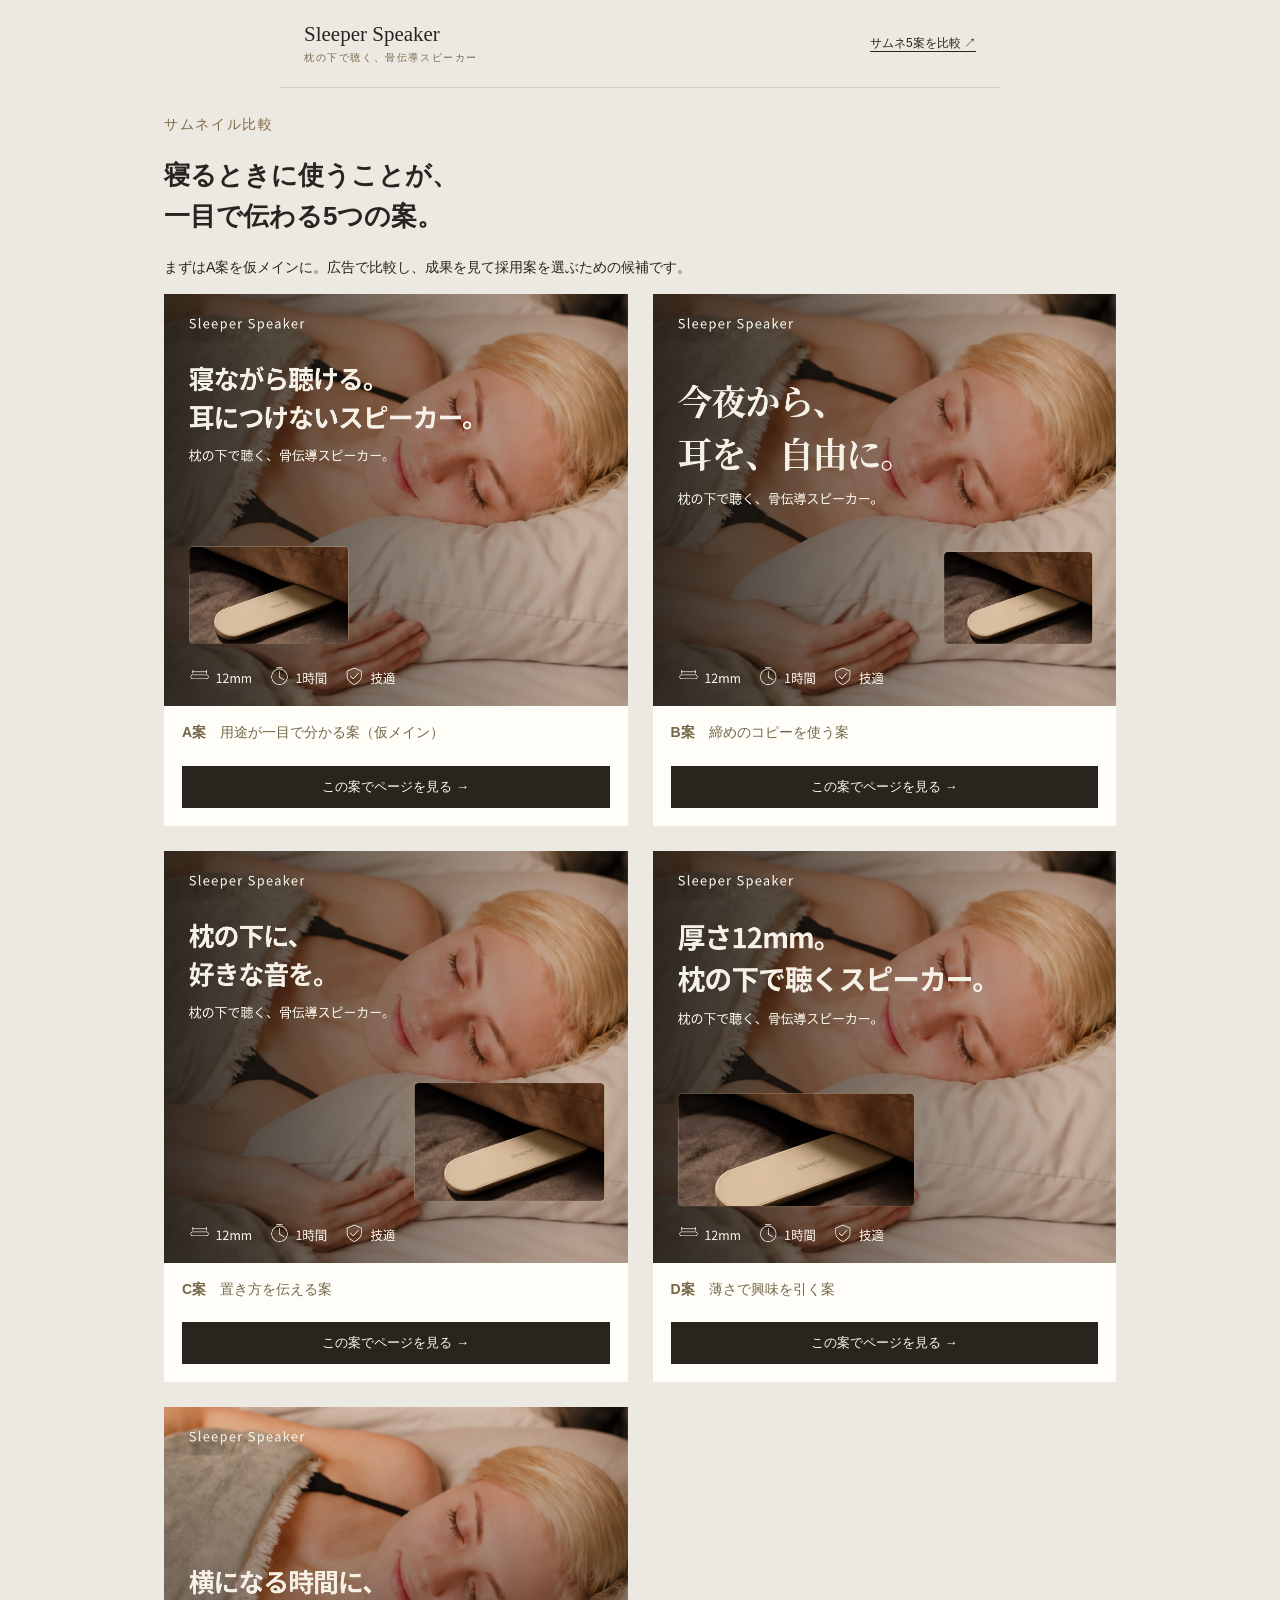
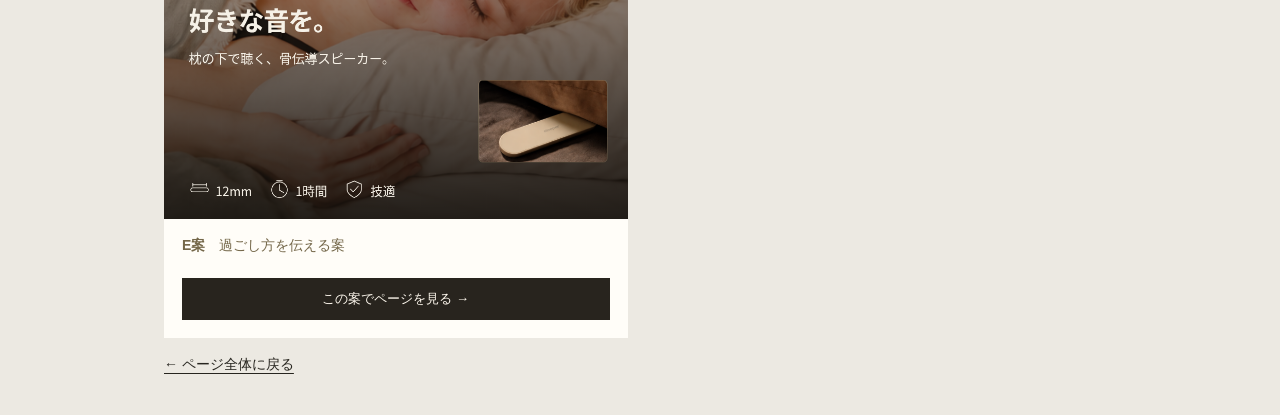
<file: site/thumbnails.html>
<!doctype html>
<html lang="ja"><head><meta charset="utf-8"><meta name="viewport" content="width=device-width,initial-scale=1"><meta name="description" content="枕の下に置く、耳につけない骨伝導スピーカー。Sleeper Speakerの機能・使い方・保証をご紹介します。"><title>サムネイル5案｜Sleeper Speaker</title><link rel="stylesheet" href="style.css"></head><body><header class="topbar"><a class="brand" href="index.html">Sleeper Speaker<small>枕の下で聴く、骨伝導スピーカー</small></a><a href="thumbnails.html">サムネ5案を比較 ↗</a></header><main class="gallery"><p class="label">サムネイル比較</p><h1>寝るときに使うことが、<br>一目で伝わる5つの案。</h1><p>まずはA案を仮メインに。広告で比較し、成果を見て採用案を選ぶための候補です。</p><div class="gallery-grid"><figure><img width="900" height="800" class="" src="assets/cover-1.png" alt="用途が一目で分かる案（仮メイン）" loading="eager" decoding="async"><figcaption><b>A案</b>　用途が一目で分かる案（仮メイン）</figcaption><a class="pick" href="index.html?cover=1">この案でページを見る →</a></figure><figure><img width="900" height="800" class="" src="assets/cover-2.png" alt="締めのコピーを使う案" loading="eager" decoding="async"><figcaption><b>B案</b>　締めのコピーを使う案</figcaption><a class="pick" href="index.html?cover=2">この案でページを見る →</a></figure><figure><img width="900" height="800" class="" src="assets/cover-3.png" alt="置き方を伝える案" loading="eager" decoding="async"><figcaption><b>C案</b>　置き方を伝える案</figcaption><a class="pick" href="index.html?cover=3">この案でページを見る →</a></figure><figure><img width="900" height="800" class="" src="assets/cover-4.png" alt="薄さで興味を引く案" loading="eager" decoding="async"><figcaption><b>D案</b>　薄さで興味を引く案</figcaption><a class="pick" href="index.html?cover=4">この案でページを見る →</a></figure><figure><img width="900" height="800" class="" src="assets/cover-5.png" alt="過ごし方を伝える案" loading="eager" decoding="async"><figcaption><b>E案</b>　過ごし方を伝える案</figcaption><a class="pick" href="index.html?cover=5">この案でページを見る →</a></figure></div><p><a href="index.html">← ページ全体に戻る</a></p></main></body></html>
</file>
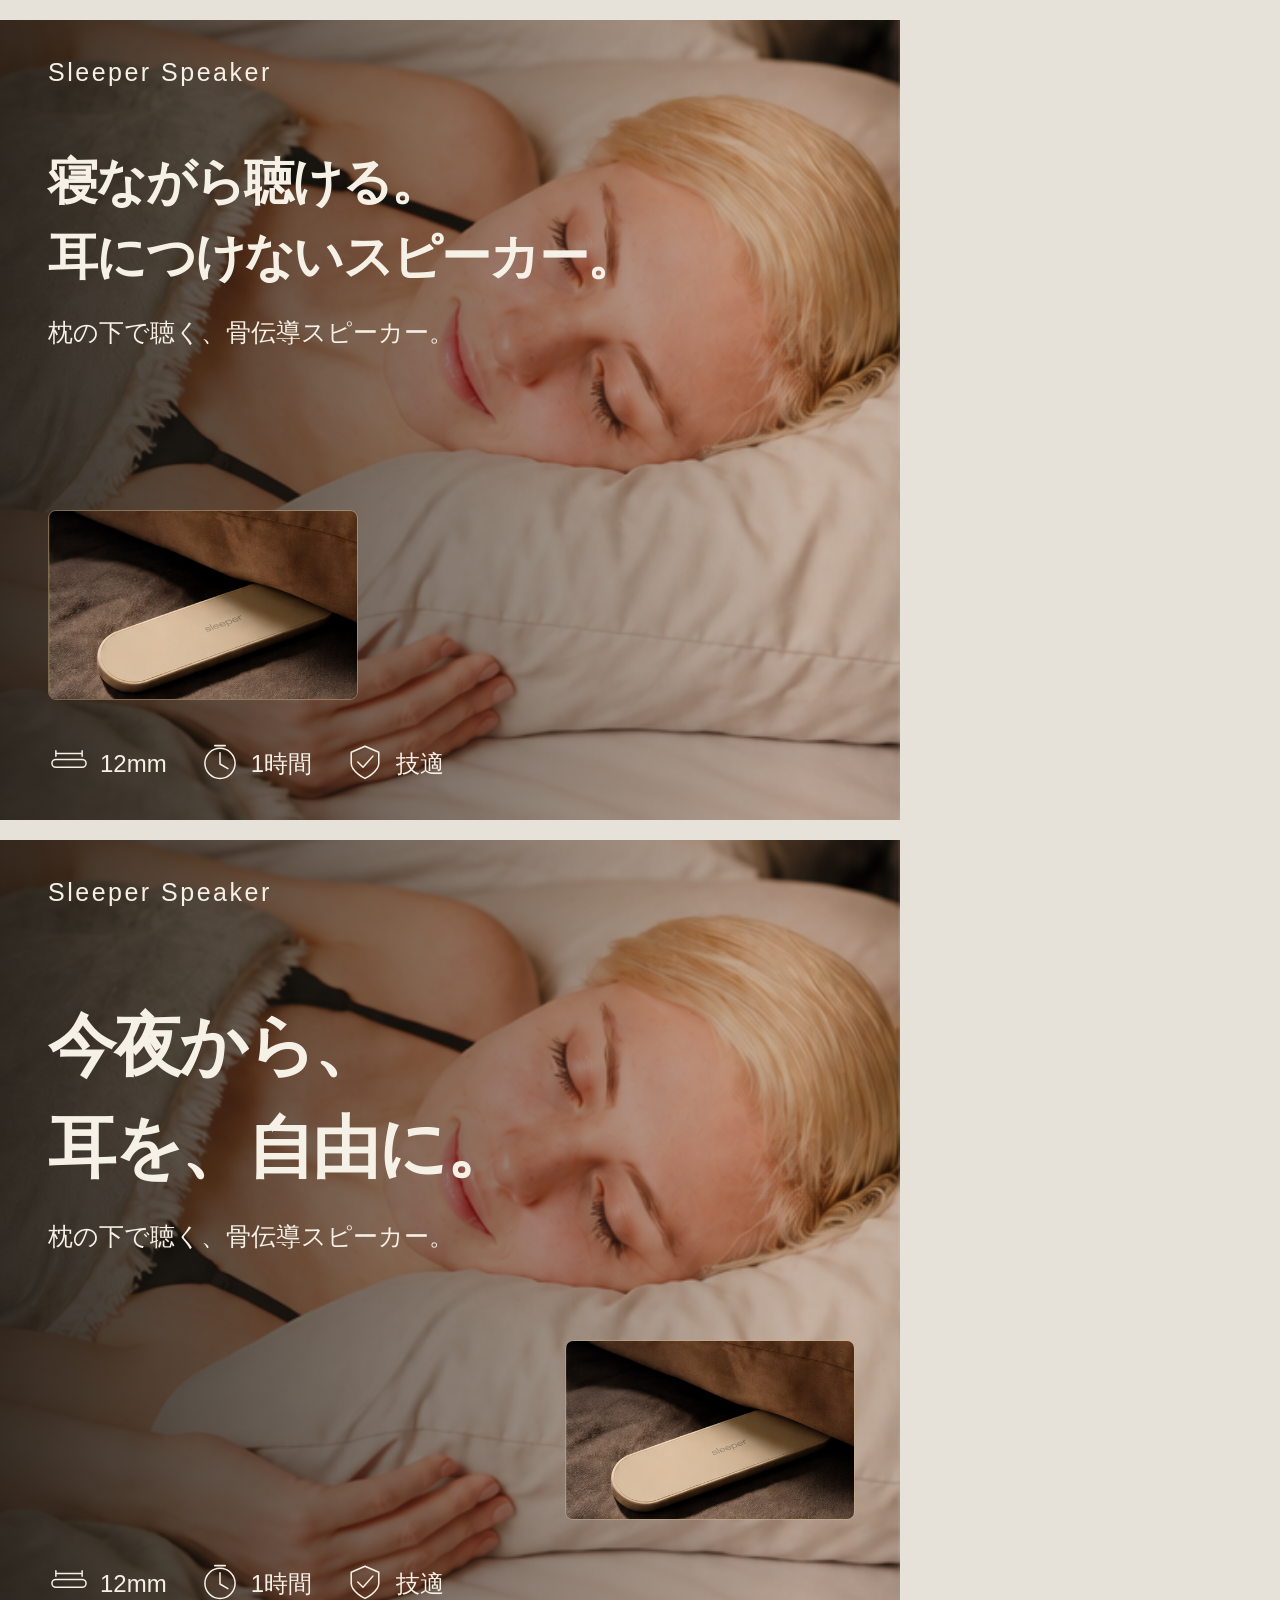
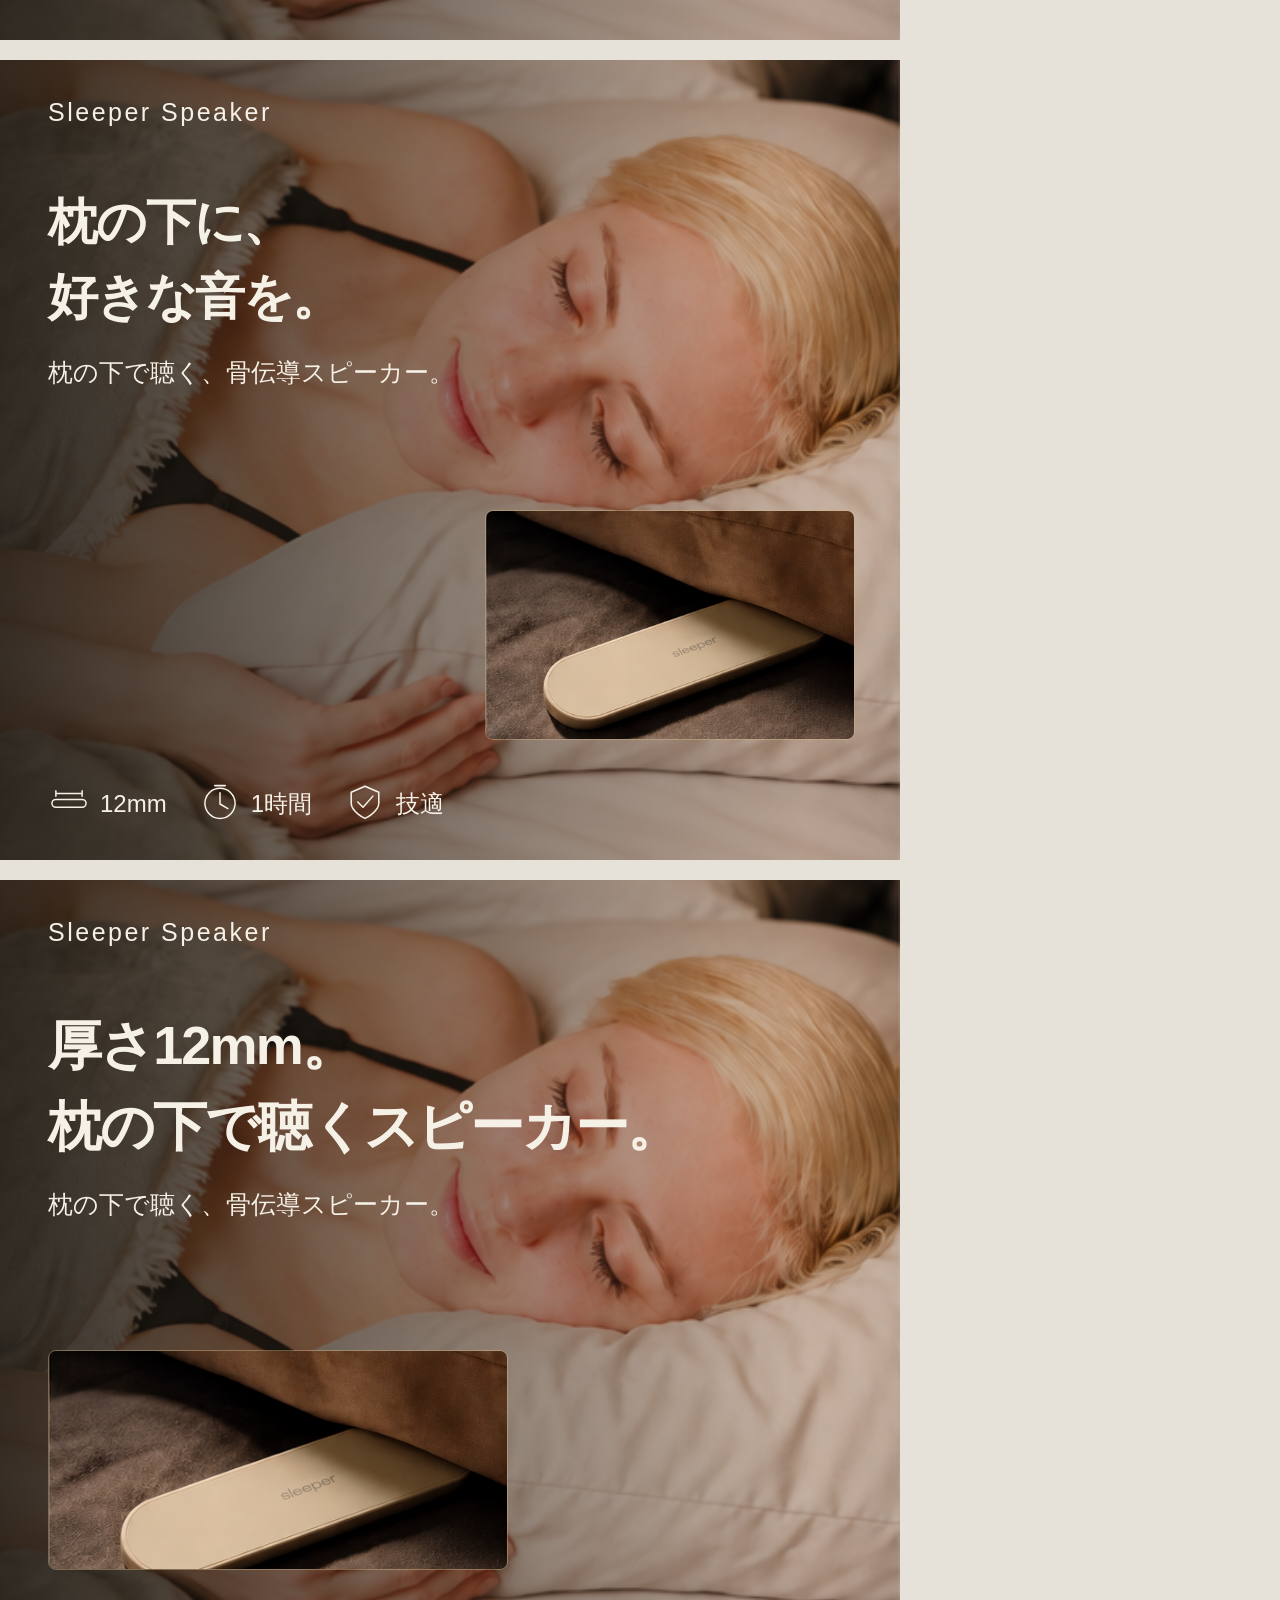
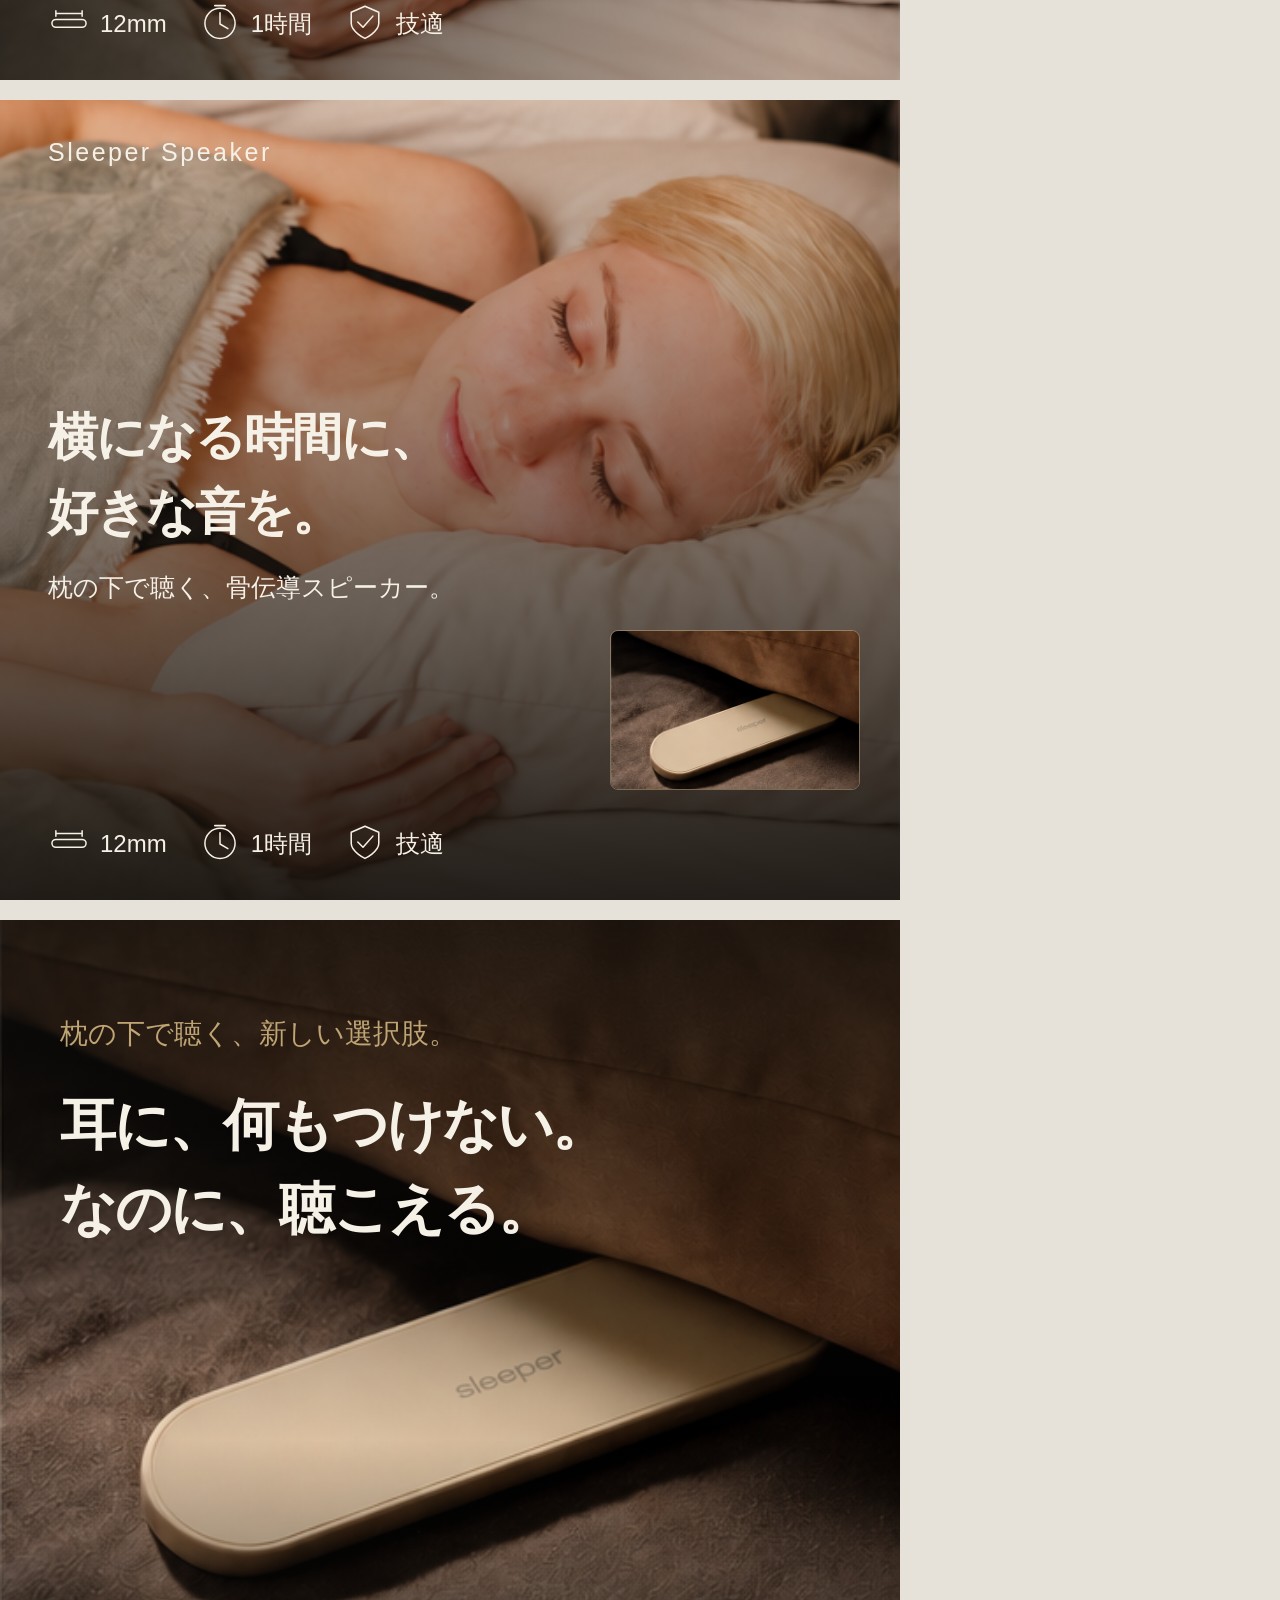
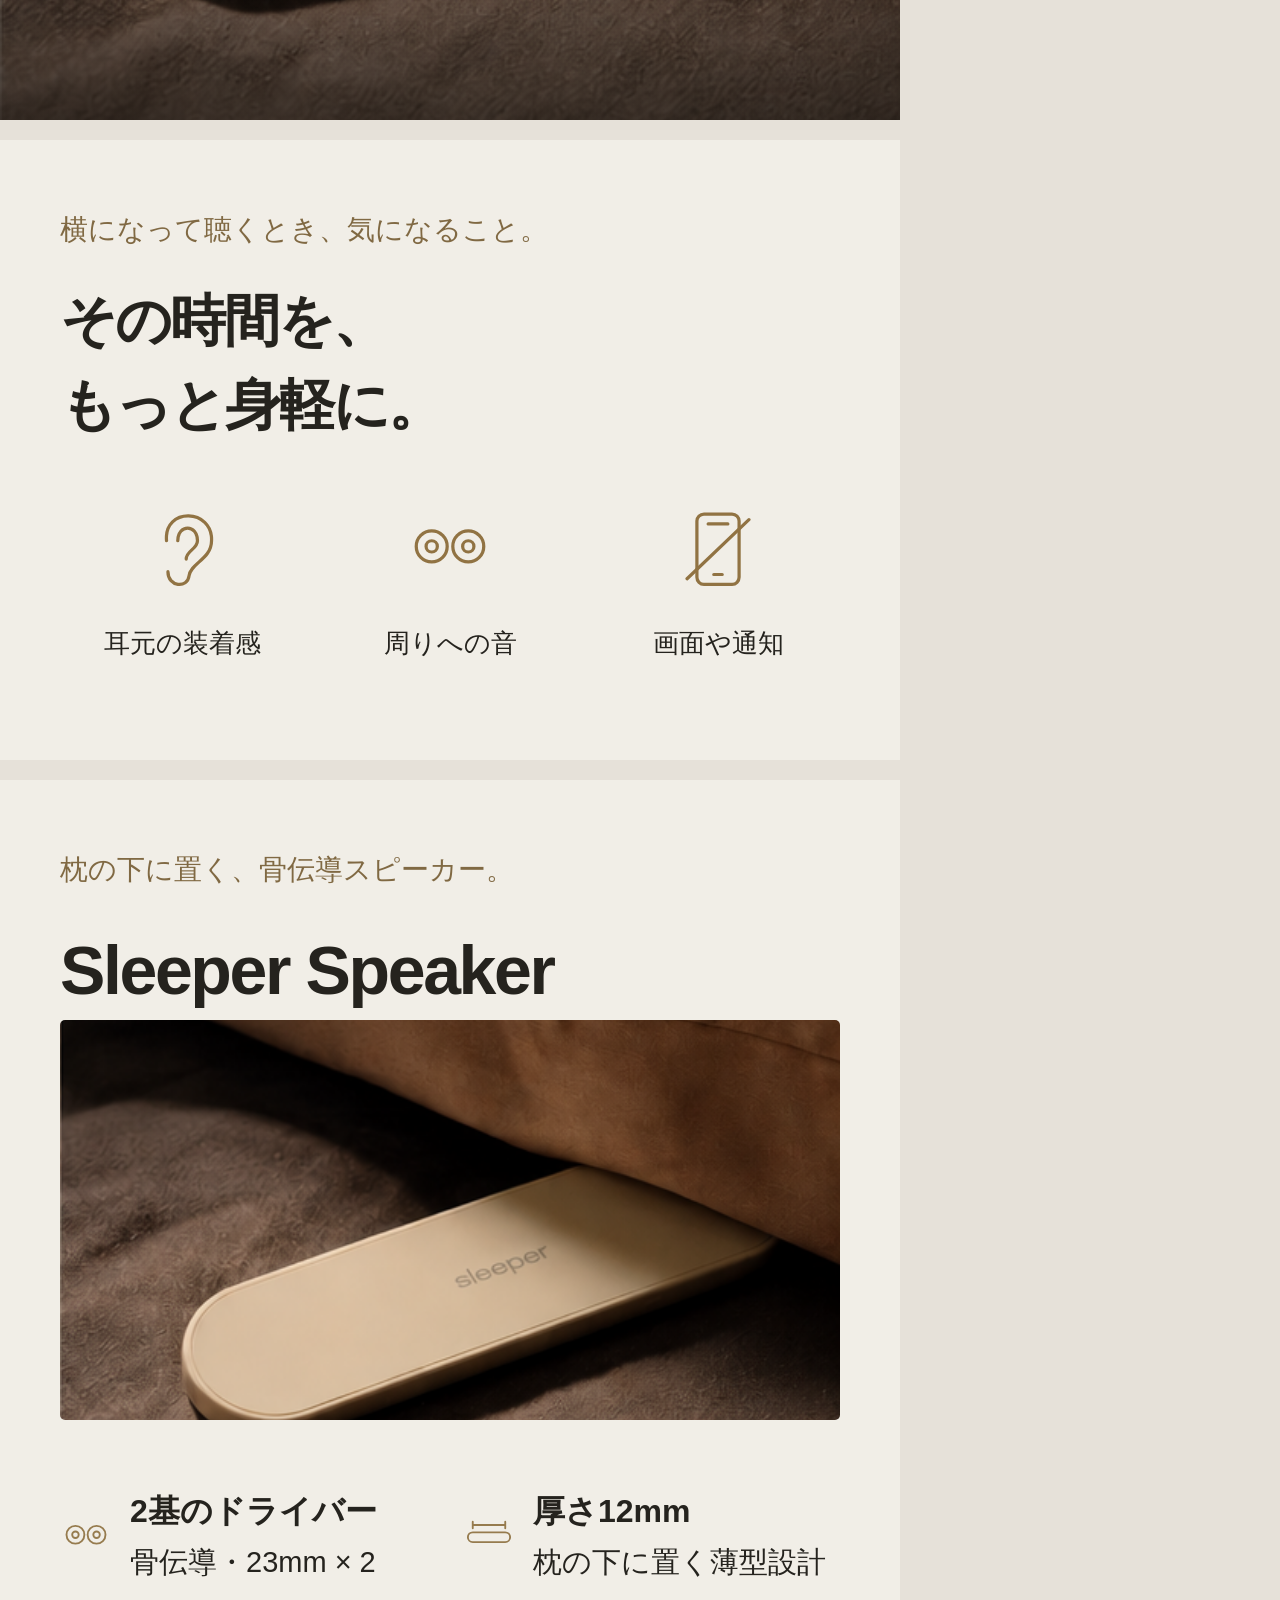
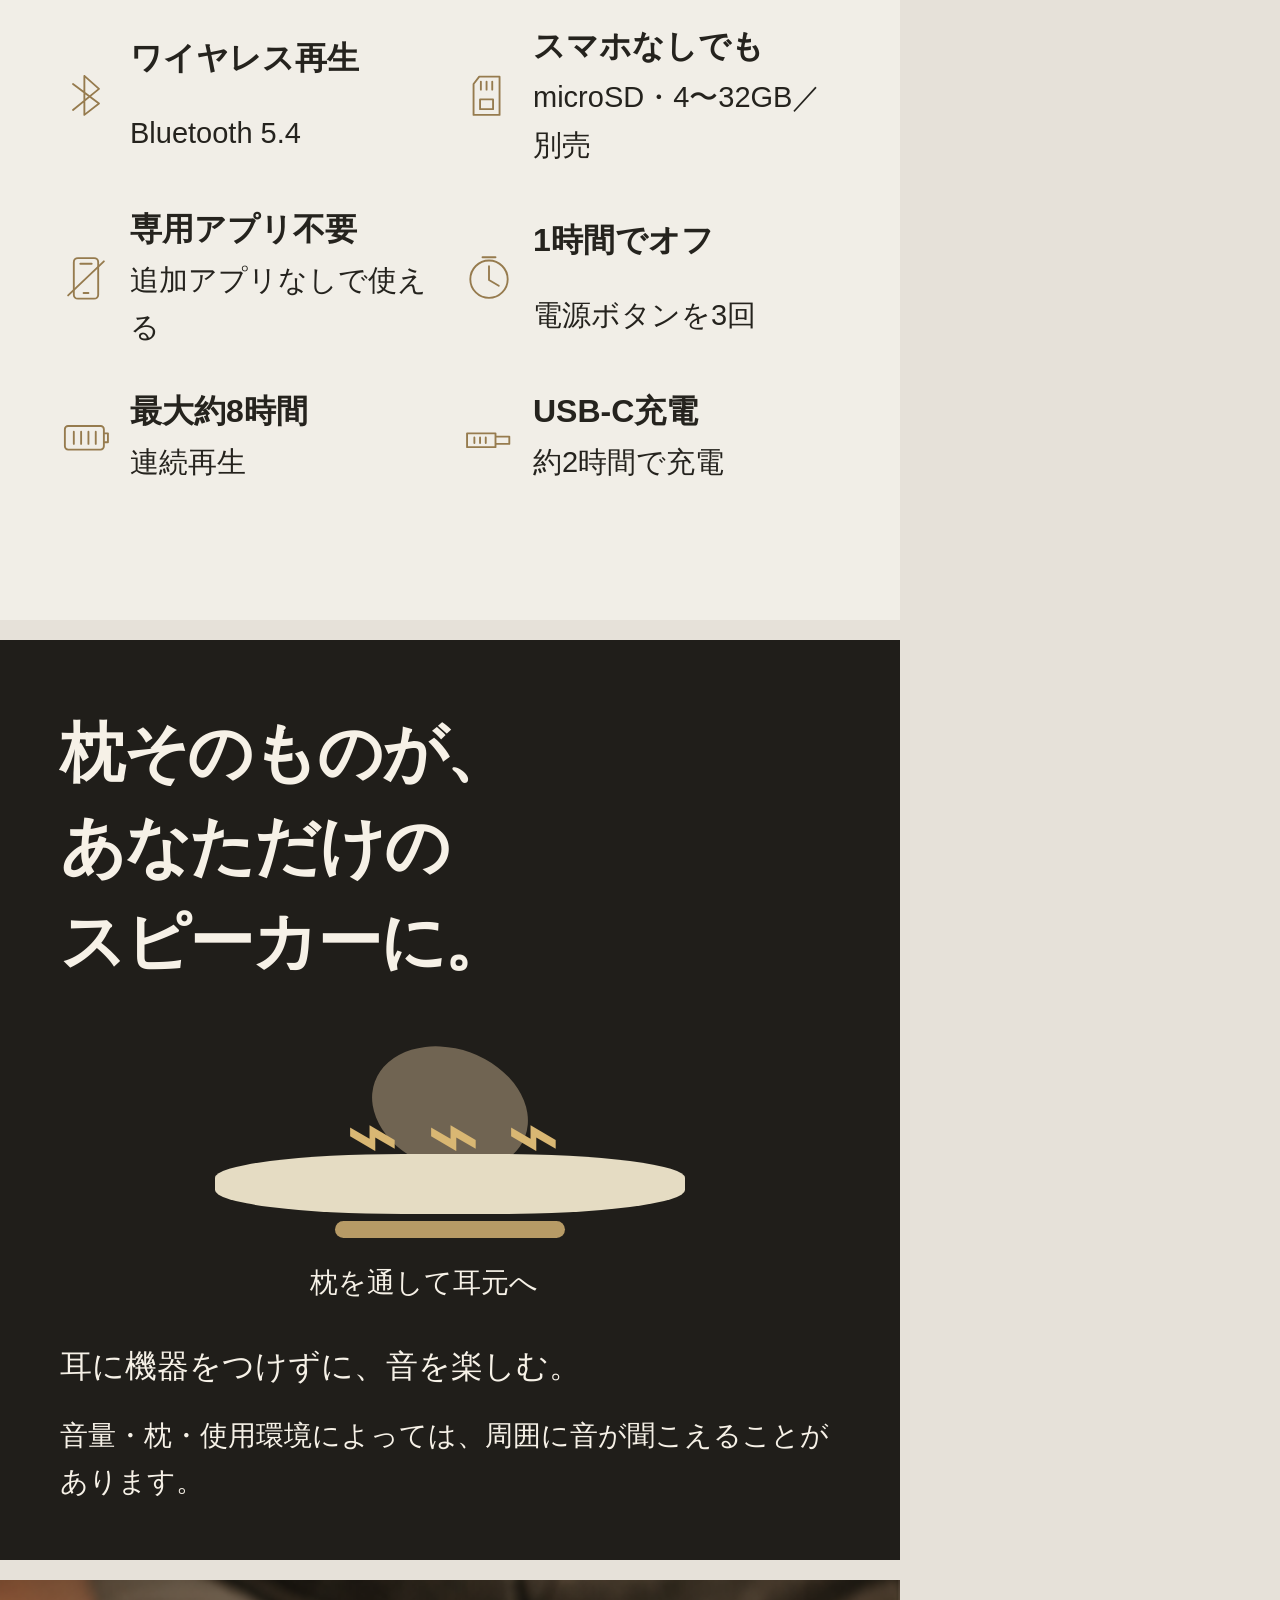
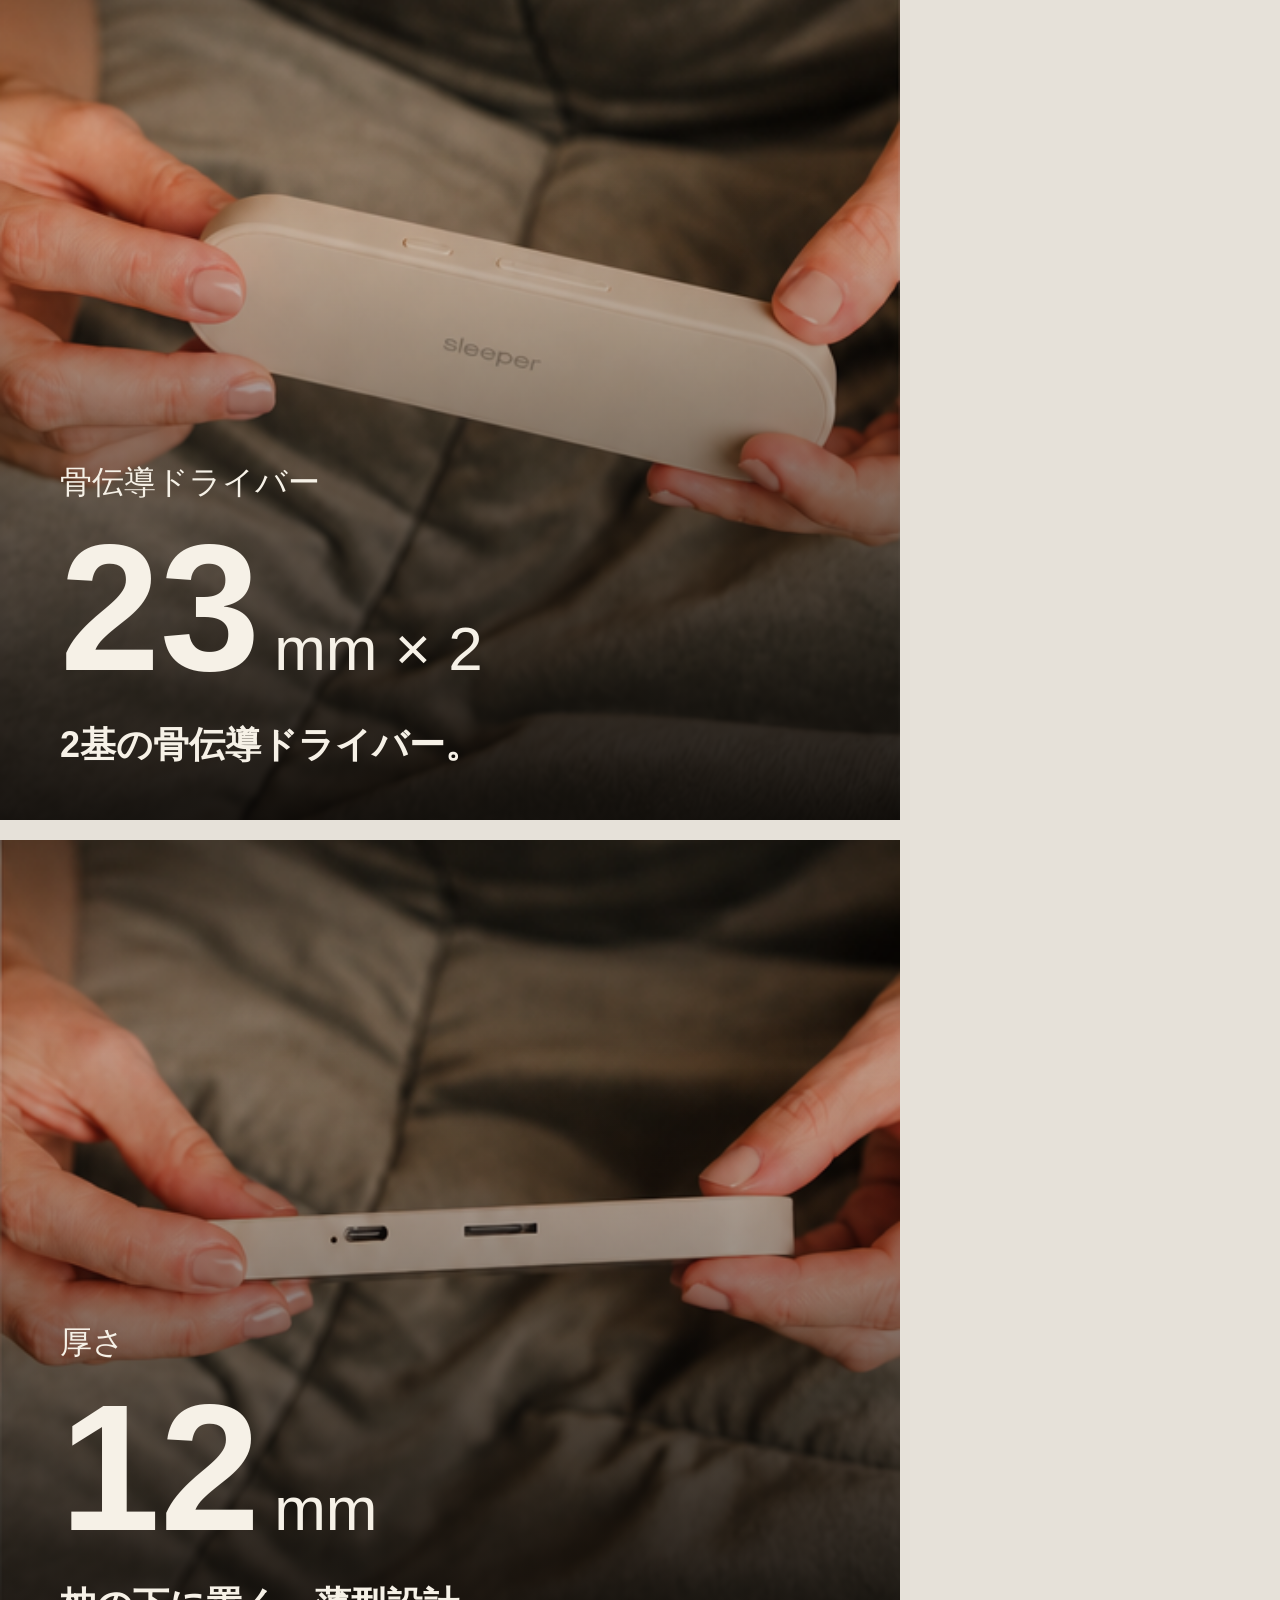
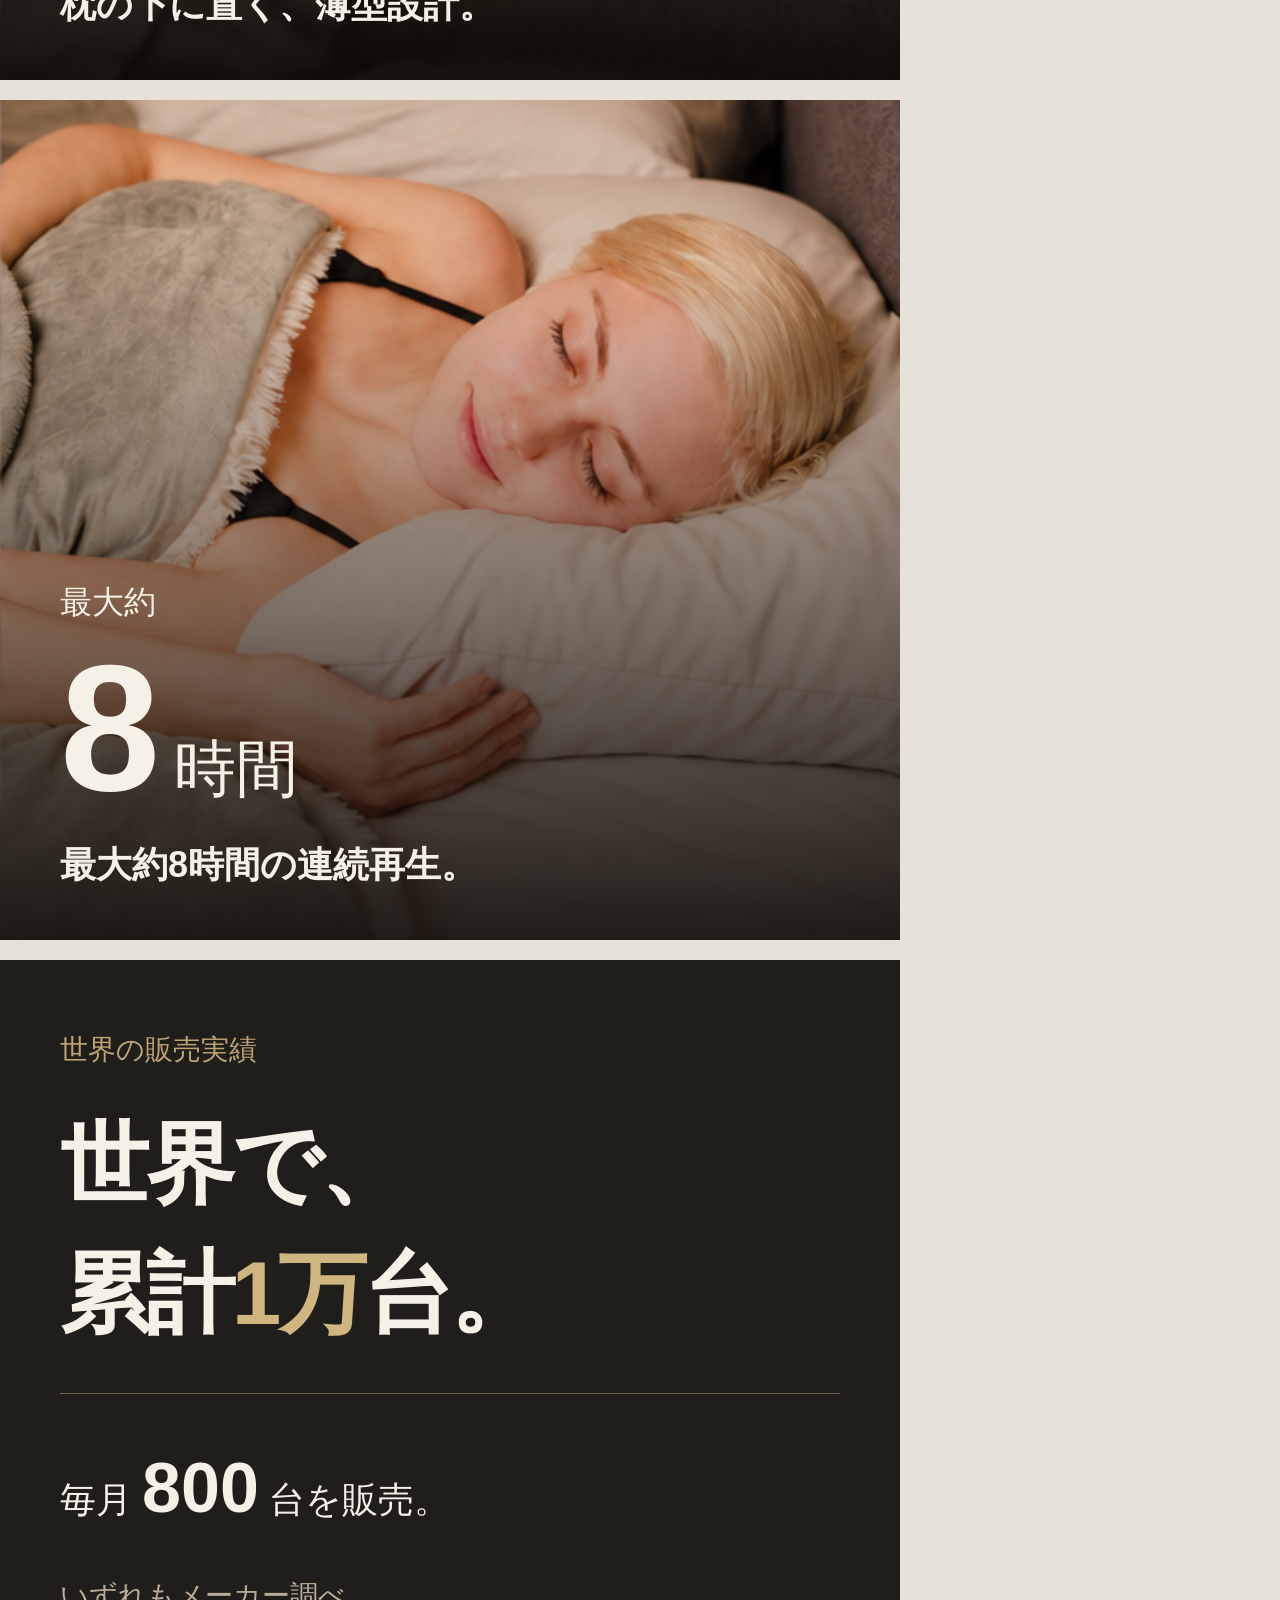
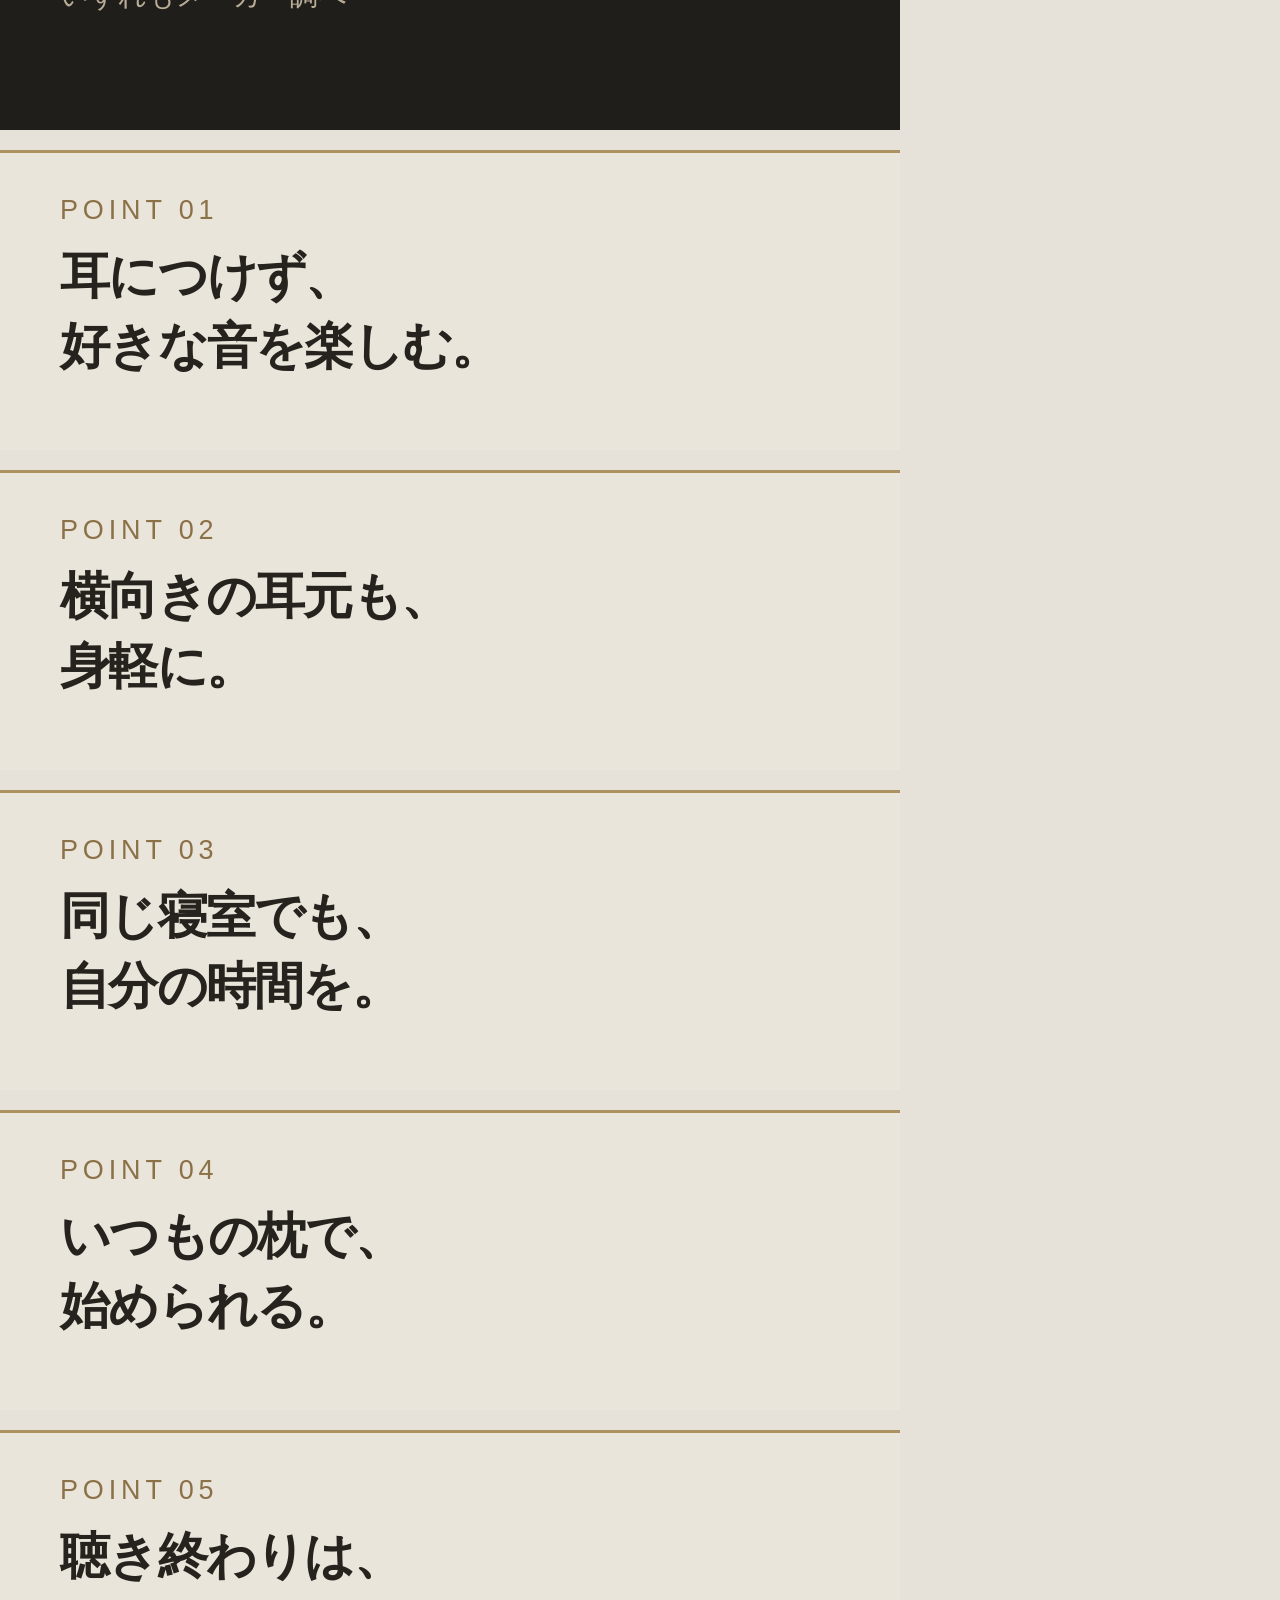
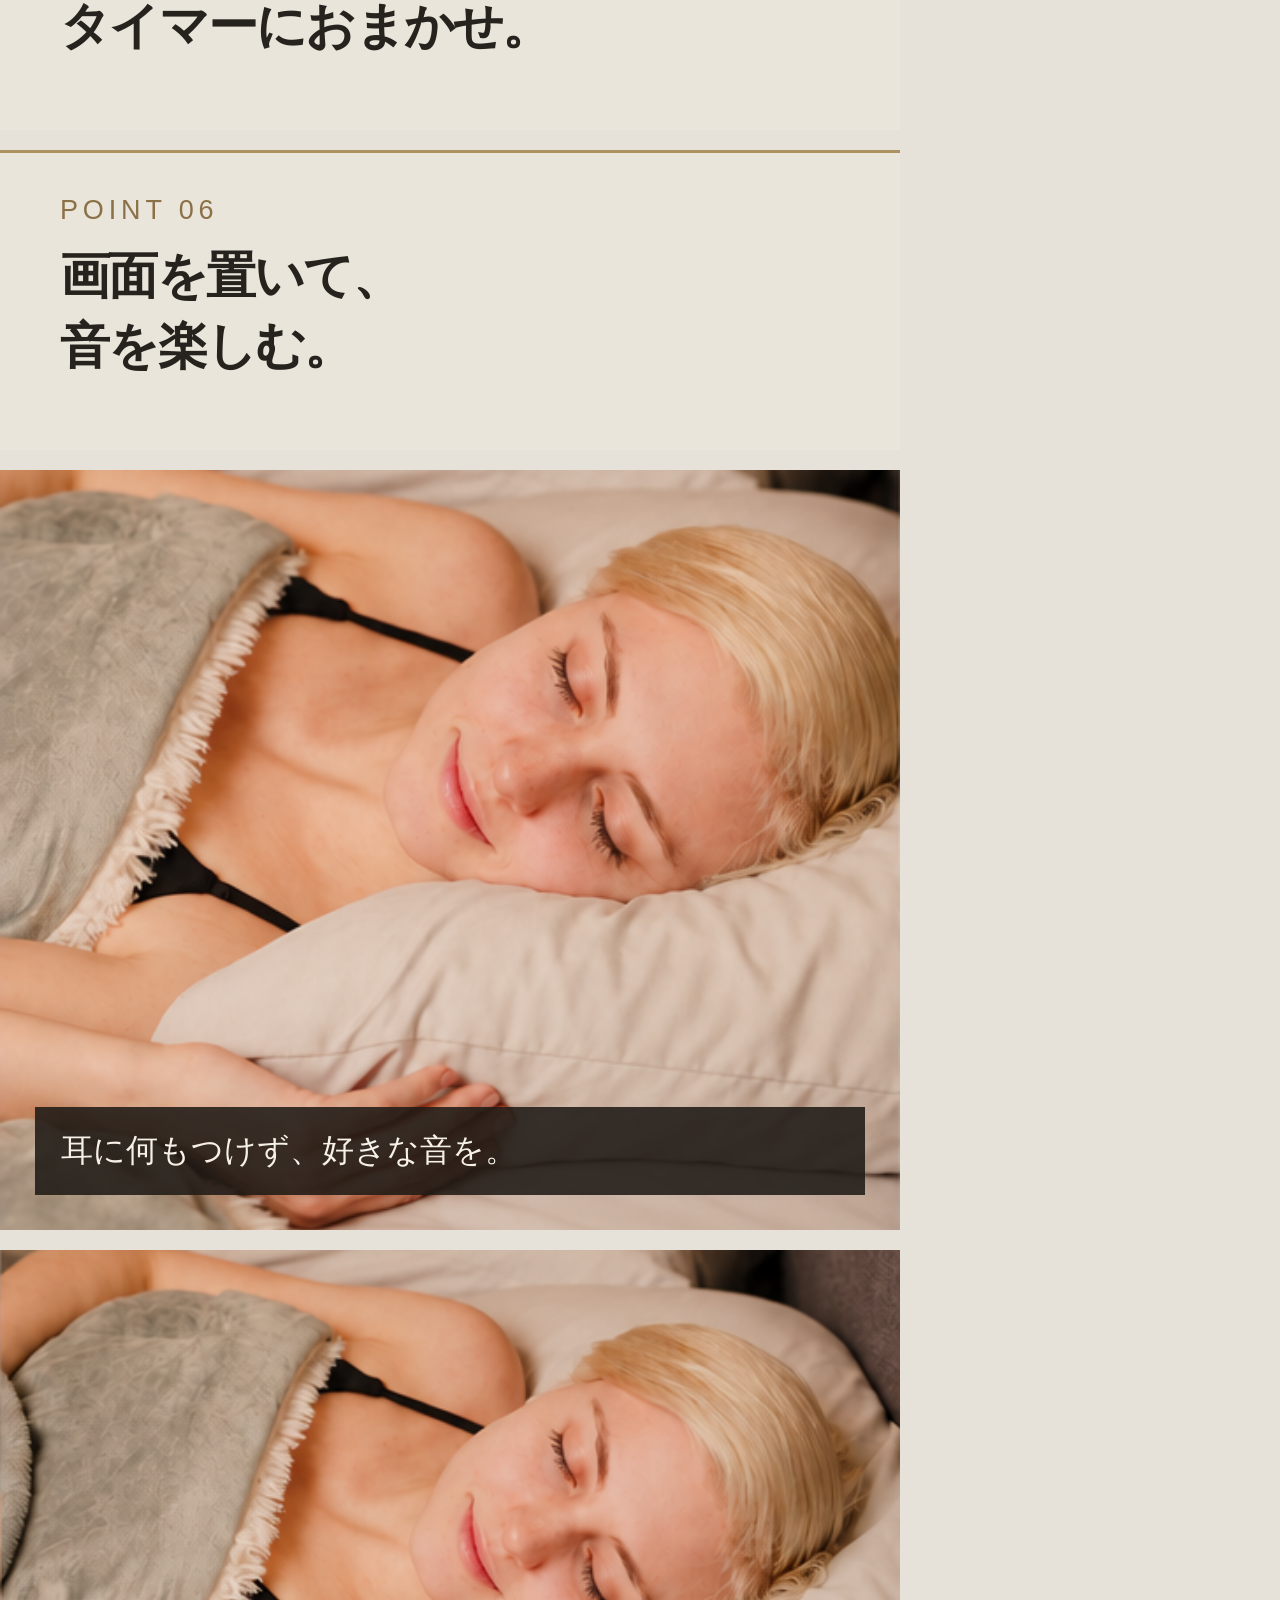
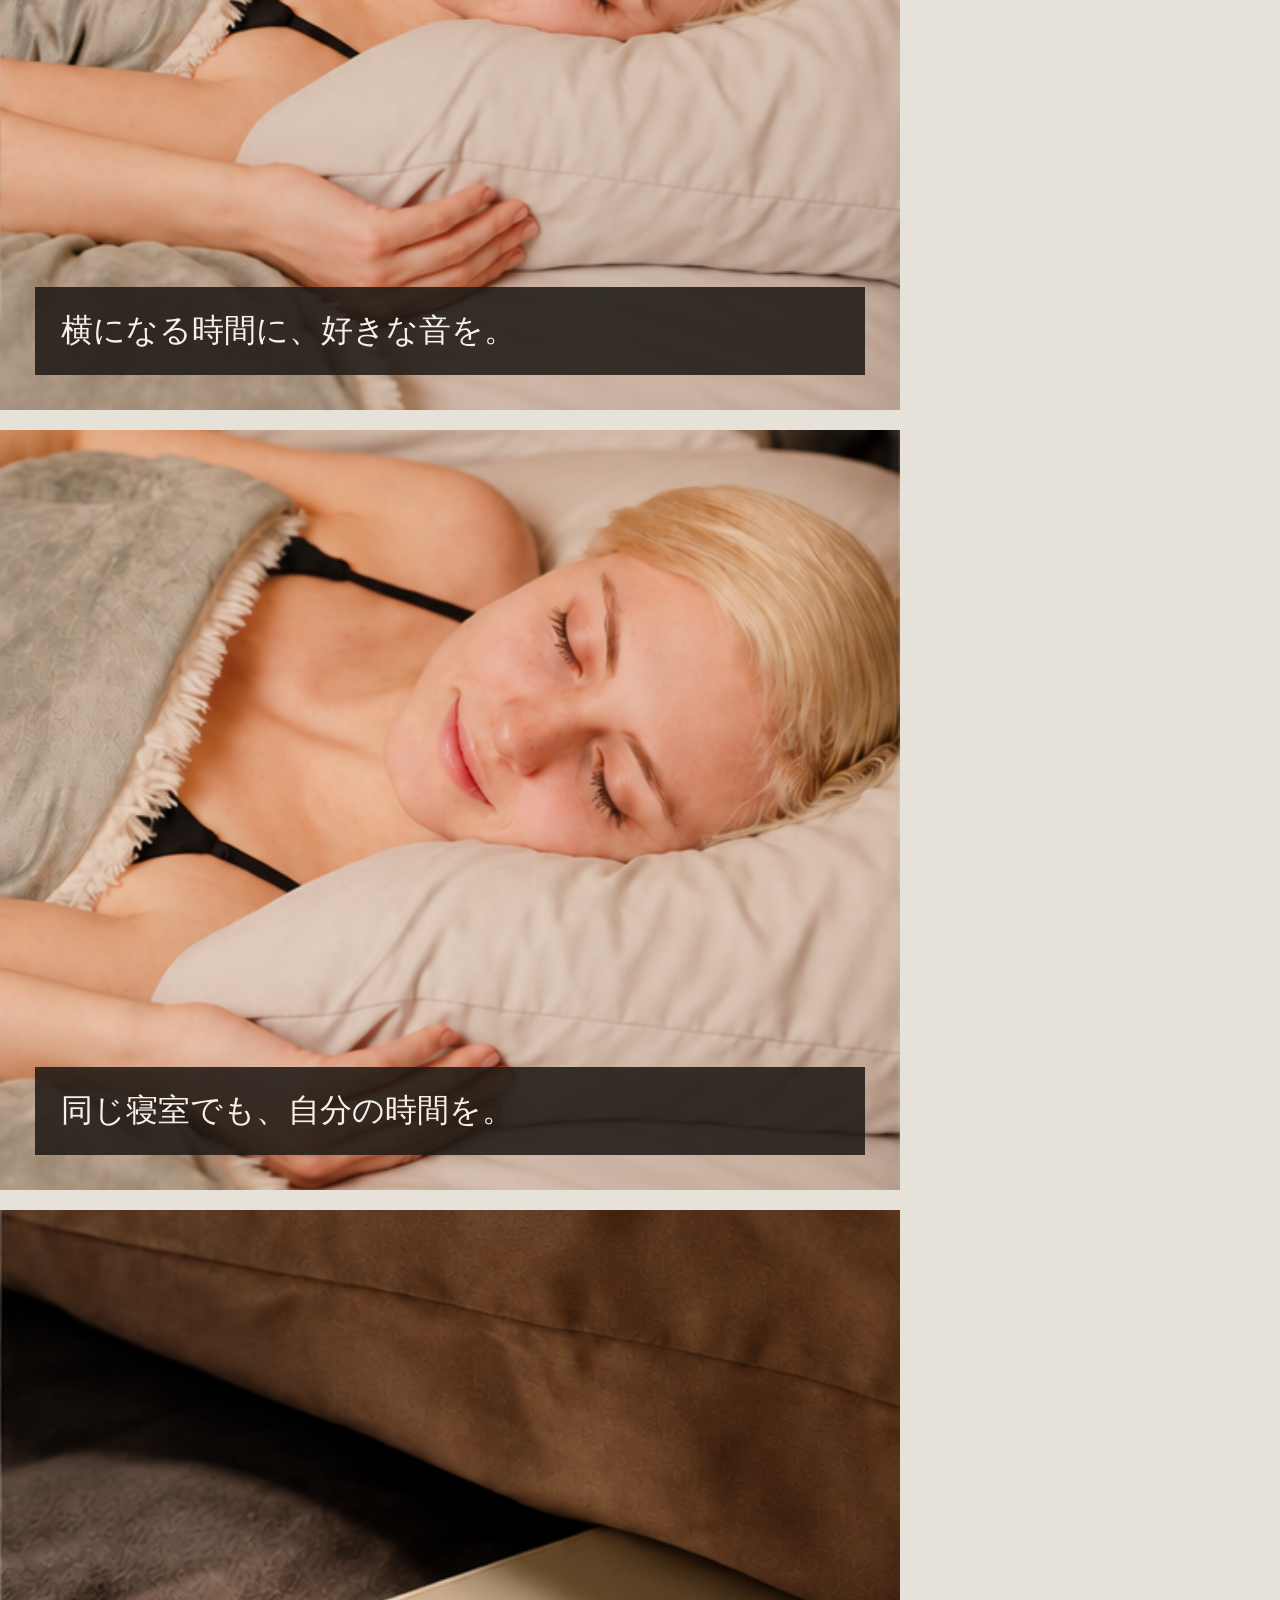
<file: site/design/artworks.html>
<!doctype html><html lang="ja"><meta charset="utf-8"><style>*{box-sizing:border-box}body{margin:0;background:#e6e1d9;font-family:"Noto Sans CJK JP",sans-serif;color:#f6f1e7}.art{width:900px;position:relative;overflow:hidden;background:#201e1a;padding:66px 60px;margin:20px 0}h2,h3,p{position:relative;margin:0}h2{font-size:56px;line-height:1.5;letter-spacing:-.035em}h3{font-size:36px}p{font-size:32px;line-height:1.7}small{font-size:28px;line-height:1.65;display:block;position:relative}.eyebrow{font-size:28px;color:#bfa474;margin-bottom:25px}.crop{position:absolute;inset:0;overflow:hidden}.photo{position:absolute;width:100%;aspect-ratio:1;top:50%;transform:translateY(-50%);background-image:url('../assets/photo-grid.png');background-size:200% 300%;background-repeat:no-repeat}.ph0{background-position:0% 0%}.ph1{background-position:100% 0%}.ph2{background-position:0% 50%}.ph3{background-position:100% 50%}.ph4{background-position:0% 100%}.ph5{background-position:100% 100%}.shade{position:absolute;inset:0;background:linear-gradient(180deg,rgba(17,15,12,.78),transparent 65%,rgba(17,15,12,.65))}.over{position:relative;z-index:2}.over p{margin-top:24px}.over.bottom{position:absolute;left:60px;bottom:70px}.big{font-size:150px;line-height:1.1;font-weight:800}.bottom-copy{position:absolute;bottom:55px;left:60px;right:50px;font-size:34px}.light{background:#f1eee7;color:#25231e}.cover{padding:0;height:800px}.cover .shade{background:linear-gradient(90deg,rgba(24,21,16,.85),rgba(24,21,16,.1) 90%)}.hero-brand{position:absolute;left:48px;top:38px;font-size:25px;letter-spacing:.1em}.hero-copy{position:absolute;left:48px;top:125px}.hero-copy h2{font-size:50px;line-height:1.5}.hero-copy p{font-size:25px;margin-top:16px}.hero-icons{position:absolute;bottom:35px;left:48px;display:flex;gap:32px}.hero-icons span{display:flex;align-items:center;gap:10px;font-size:24px}.hero-icons svg{width:42px;height:42px}.product-inset{inset:auto;left:48px;bottom:120px;width:310px;height:190px;border:1px solid #cfb68770;border-radius:8px}.c2 .hero-copy{top:155px}.c2 h2{font-family:serif;font-size:68px}.c3 .hero-copy{top:125px}.c4 h2{font-size:54px}.c5 .hero-copy{top:135px}.worries{display:flex;gap:24px;margin-top:60px}.worries div{width:33%;text-align:center}.worries svg{width:90px;height:90px;color:#917343}.worries p{font-size:26px;margin-top:20px}.product .name{font-size:68px}.product-photo{top:240px;left:60px;right:60px;bottom:auto;height:400px;border-radius:5px}.features{position:absolute;left:60px;right:60px;top:710px;display:grid;grid-template-columns:1fr 1fr;gap:36px 26px}.features>div{display:grid;grid-template-columns:66px 1fr;align-items:center;column-gap:16px}.features svg{grid-row:span 2;width:62px;height:62px;color:#967b4e}.features b{font-size:29px}.features small{font-size:23px;margin-top:5px}.mechanism-card h2{font-family:serif;font-size:65px;line-height:1.45}.mechanism{position:relative;height:280px;margin:40px 0 30px}.head{position:absolute;width:160px;height:120px;border-radius:100%;background:#d5bd9870;left:310px;top:20px;transform:rotate(20deg)}.pillow{position:absolute;left:155px;right:155px;top:125px;height:60px;border-radius:40%;background:#e5dcc3}.device{position:absolute;left:275px;width:230px;height:17px;border-radius:12px;background:#b79b66;top:192px}.waves{position:absolute;top:52px;left:285px;font-size:92px;color:#d9b773}.mechanism span{position:absolute;top:235px;left:250px;font-size:28px}.mechanism-card p{font-size:32px;margin-bottom:20px}.mechanism-card small{font-size:26px}.number{padding:0}.number .shade{background:linear-gradient(0deg,rgba(10,8,6,.88),transparent 80%)}.stat{position:absolute;left:60px;right:50px;bottom:50px}.stat strong{font-size:180px;line-height:1.1}.stat span{font-size:62px;margin-left:14px}.stat h3{margin-top:14px}.world h2{font-size:89px;line-height:1.45}.gold{color:#cfb681}.world .eyebrow{margin-bottom:26px}.rule{height:1px;background:#71634a;margin:35px 0}.monthly{font-size:36px}.monthly b{font-size:70px}.world small{color:#baad98;margin-top:25px}.point{background:#eae5da;color:#26231e;padding:42px 60px;border-top:3px solid #ad9261}.point-num{color:#8b7147;font-size:27px;letter-spacing:.18em;margin-bottom:15px}.point h2{font-size:50px;line-height:1.4}.scene{padding:0}.scene-caption{position:absolute;bottom:35px;left:35px;right:35px;background:#1f1b16df;padding:22px 26px;font-size:32px}.driver-card svg,.simple svg{display:block;width:230px;height:230px;color:#bea575;margin:40px auto}.driver-card h2{font-size:46px}.driver-card p,.simple p{text-align:center;font-size:32px}.simple h2{font-size:50px}.simple small{margin-top:35px;font-size:27px}.simple svg{height:160px;width:160px;margin:25px auto}.simple.light svg{margin:10px auto 35px}.timer-flow{position:absolute;bottom:45px;left:50px;right:50px;display:flex;align-items:center;gap:20px;background:#211c17dc;padding:22px}.timer-flow svg{width:72px;height:72px}.timer-flow span{font-size:30px}.howto h2{font-size:49px}.steps{margin-top:45px}.steps>div{display:flex;align-items:center;gap:26px;padding:26px 0;border-bottom:1px solid #cfc4b0}.steps b{font-size:43px;color:#9b8153}.steps p{font-size:29px}.close h2{font-family:serif;font-size:82px}.features b{font-size:32px}.features small{font-size:29px}.features{gap:38px 26px}.product .eyebrow,.light .eyebrow{color:#806943}.features>div{grid-template-columns:58px 1fr;column-gap:12px}.features svg{width:52px;height:52px}.c2 .product-inset{left:auto;right:45px;width:290px;height:180px}.c3 .product-inset{left:auto;right:45px;width:370px;height:230px}.c4 .product-inset{left:48px;bottom:110px;width:460px;height:220px}.c5 .shade{background:linear-gradient(0deg,rgba(20,17,13,.92),transparent 100%)}.c5 .hero-copy{top:300px}.c5 .product-inset{left:auto;right:40px;width:250px;height:160px;bottom:110px}.mechanism-card small{font-size:28px}</style><body><div id="cover-1" class="art cover c1" style="height:800px"><div class="crop "><div class="photo ph0"></div></div><div class="shade"></div><div class="hero-brand">Sleeper Speaker</div><div class="hero-copy"><h2>寝ながら聴ける。<br>耳につけないスピーカー。</h2><p>枕の下で聴く、骨伝導スピーカー。</p></div><div class="crop product-inset"><div class="photo ph1"></div></div><div class="hero-icons"><span><svg viewBox="0 0 64 64" fill="none" stroke="currentColor" stroke-width="2.3" stroke-linecap="round" stroke-linejoin="round"><rect x="6" y="25" width="52" height="12" rx="6"/><path d="M12 16h40M12 12v8m40-8v8"/></svg>12mm</span><span><svg viewBox="0 0 64 64" fill="none" stroke="currentColor" stroke-width="2.3" stroke-linecap="round" stroke-linejoin="round"><circle cx="32" cy="31" r="23"/><path d="M32 15v17l12 7M24 4h16"/></svg>1時間</span><span><svg viewBox="0 0 64 64" fill="none" stroke="currentColor" stroke-width="2.3" stroke-linecap="round" stroke-linejoin="round"><path d="M32 5 53 14v17c0 13-21 23-21 23S11 44 11 31V14zM21 29l8 8 15-17"/></svg>技適</span></div></div><div id="cover-2" class="art cover c2" style="height:800px"><div class="crop "><div class="photo ph0"></div></div><div class="shade"></div><div class="hero-brand">Sleeper Speaker</div><div class="hero-copy"><h2>今夜から、<br>耳を、自由に。</h2><p>枕の下で聴く、骨伝導スピーカー。</p></div><div class="crop product-inset"><div class="photo ph1"></div></div><div class="hero-icons"><span><svg viewBox="0 0 64 64" fill="none" stroke="currentColor" stroke-width="2.3" stroke-linecap="round" stroke-linejoin="round"><rect x="6" y="25" width="52" height="12" rx="6"/><path d="M12 16h40M12 12v8m40-8v8"/></svg>12mm</span><span><svg viewBox="0 0 64 64" fill="none" stroke="currentColor" stroke-width="2.3" stroke-linecap="round" stroke-linejoin="round"><circle cx="32" cy="31" r="23"/><path d="M32 15v17l12 7M24 4h16"/></svg>1時間</span><span><svg viewBox="0 0 64 64" fill="none" stroke="currentColor" stroke-width="2.3" stroke-linecap="round" stroke-linejoin="round"><path d="M32 5 53 14v17c0 13-21 23-21 23S11 44 11 31V14zM21 29l8 8 15-17"/></svg>技適</span></div></div><div id="cover-3" class="art cover c3" style="height:800px"><div class="crop "><div class="photo ph0"></div></div><div class="shade"></div><div class="hero-brand">Sleeper Speaker</div><div class="hero-copy"><h2>枕の下に、<br>好きな音を。</h2><p>枕の下で聴く、骨伝導スピーカー。</p></div><div class="crop product-inset"><div class="photo ph1"></div></div><div class="hero-icons"><span><svg viewBox="0 0 64 64" fill="none" stroke="currentColor" stroke-width="2.3" stroke-linecap="round" stroke-linejoin="round"><rect x="6" y="25" width="52" height="12" rx="6"/><path d="M12 16h40M12 12v8m40-8v8"/></svg>12mm</span><span><svg viewBox="0 0 64 64" fill="none" stroke="currentColor" stroke-width="2.3" stroke-linecap="round" stroke-linejoin="round"><circle cx="32" cy="31" r="23"/><path d="M32 15v17l12 7M24 4h16"/></svg>1時間</span><span><svg viewBox="0 0 64 64" fill="none" stroke="currentColor" stroke-width="2.3" stroke-linecap="round" stroke-linejoin="round"><path d="M32 5 53 14v17c0 13-21 23-21 23S11 44 11 31V14zM21 29l8 8 15-17"/></svg>技適</span></div></div><div id="cover-4" class="art cover c4" style="height:800px"><div class="crop "><div class="photo ph0"></div></div><div class="shade"></div><div class="hero-brand">Sleeper Speaker</div><div class="hero-copy"><h2>厚さ12mm。<br>枕の下で聴くスピーカー。</h2><p>枕の下で聴く、骨伝導スピーカー。</p></div><div class="crop product-inset"><div class="photo ph1"></div></div><div class="hero-icons"><span><svg viewBox="0 0 64 64" fill="none" stroke="currentColor" stroke-width="2.3" stroke-linecap="round" stroke-linejoin="round"><rect x="6" y="25" width="52" height="12" rx="6"/><path d="M12 16h40M12 12v8m40-8v8"/></svg>12mm</span><span><svg viewBox="0 0 64 64" fill="none" stroke="currentColor" stroke-width="2.3" stroke-linecap="round" stroke-linejoin="round"><circle cx="32" cy="31" r="23"/><path d="M32 15v17l12 7M24 4h16"/></svg>1時間</span><span><svg viewBox="0 0 64 64" fill="none" stroke="currentColor" stroke-width="2.3" stroke-linecap="round" stroke-linejoin="round"><path d="M32 5 53 14v17c0 13-21 23-21 23S11 44 11 31V14zM21 29l8 8 15-17"/></svg>技適</span></div></div><div id="cover-5" class="art cover c5" style="height:800px"><div class="crop "><div class="photo ph0"></div></div><div class="shade"></div><div class="hero-brand">Sleeper Speaker</div><div class="hero-copy"><h2>横になる時間に、<br>好きな音を。</h2><p>枕の下で聴く、骨伝導スピーカー。</p></div><div class="crop product-inset"><div class="photo ph1"></div></div><div class="hero-icons"><span><svg viewBox="0 0 64 64" fill="none" stroke="currentColor" stroke-width="2.3" stroke-linecap="round" stroke-linejoin="round"><rect x="6" y="25" width="52" height="12" rx="6"/><path d="M12 16h40M12 12v8m40-8v8"/></svg>12mm</span><span><svg viewBox="0 0 64 64" fill="none" stroke="currentColor" stroke-width="2.3" stroke-linecap="round" stroke-linejoin="round"><circle cx="32" cy="31" r="23"/><path d="M32 15v17l12 7M24 4h16"/></svg>1時間</span><span><svg viewBox="0 0 64 64" fill="none" stroke="currentColor" stroke-width="2.3" stroke-linecap="round" stroke-linejoin="round"><path d="M32 5 53 14v17c0 13-21 23-21 23S11 44 11 31V14zM21 29l8 8 15-17"/></svg>技適</span></div></div><div id="intro" class="art intro" style="height:800px"><div class="crop "><div class="photo ph1"></div></div><div class="shade"></div><div class="over"><p class="eyebrow">枕の下で聴く、新しい選択肢。</p><h2>耳に、何もつけない。<br>なのに、聴こえる。</h2></div></div><div id="worries" class="art light" style="height:620px"><p class="eyebrow">横になって聴くとき、気になること。</p><h2>その時間を、<br>もっと身軽に。</h2><div class="worries"><div><svg viewBox="0 0 64 64" fill="none" stroke="currentColor" stroke-width="2.3" stroke-linecap="round" stroke-linejoin="round"><path d="M21 24c-2-24 33-23 32 0 0 13-15 16-16 25-1 9-15 8-15-3M29 24c0-12 14-12 14 0 0 6-8 7-8 13"/></svg><p>耳元の装着感</p></div><div><svg viewBox="0 0 64 64" fill="none" stroke="currentColor" stroke-width="2.3" stroke-linecap="round" stroke-linejoin="round"><circle cx="19" cy="28" r="11"/><circle cx="45" cy="28" r="11"/><circle cx="19" cy="28" r="4"/><circle cx="45" cy="28" r="4"/></svg><p>周りへの音</p></div><div><svg viewBox="0 0 64 64" fill="none" stroke="currentColor" stroke-width="2.3" stroke-linecap="round" stroke-linejoin="round"><rect x="17" y="5" width="30" height="50" rx="5"/><path d="M25 12h14m-10 36h6M10 51 54 9"/></svg><p>画面や通知</p></div></div></div><div id="product" class="art light product" style="height:1440px"><p class="eyebrow">枕の下に置く、骨伝導スピーカー。</p><h2 class="name">Sleeper Speaker</h2><div class="crop product-photo"><div class="photo ph1"></div></div><div class="features"><div><svg viewBox="0 0 64 64" fill="none" stroke="currentColor" stroke-width="2.3" stroke-linecap="round" stroke-linejoin="round"><circle cx="19" cy="28" r="11"/><circle cx="45" cy="28" r="11"/><circle cx="19" cy="28" r="4"/><circle cx="45" cy="28" r="4"/></svg><b>2基のドライバー</b><small>骨伝導・23mm × 2</small></div><div><svg viewBox="0 0 64 64" fill="none" stroke="currentColor" stroke-width="2.3" stroke-linecap="round" stroke-linejoin="round"><rect x="6" y="25" width="52" height="12" rx="6"/><path d="M12 16h40M12 12v8m40-8v8"/></svg><b>厚さ12mm</b><small>枕の下に置く薄型設計</small></div><div><svg viewBox="0 0 64 64" fill="none" stroke="currentColor" stroke-width="2.3" stroke-linecap="round" stroke-linejoin="round"><path d="M30 6v48l18-14-32-24m0 32 32-26L30 6"/></svg><b>ワイヤレス再生</b><small>Bluetooth 5.4</small></div><div><svg viewBox="0 0 64 64" fill="none" stroke="currentColor" stroke-width="2.3" stroke-linecap="round" stroke-linejoin="round"><path d="M20 7h25v47H13V16zM22 13v10m7-10v10m7-10v10"/><path d="M21 35h16v12H21z"/></svg><b>スマホなしでも</b><small>microSD・4〜32GB／別売</small></div><div><svg viewBox="0 0 64 64" fill="none" stroke="currentColor" stroke-width="2.3" stroke-linecap="round" stroke-linejoin="round"><rect x="17" y="5" width="30" height="50" rx="5"/><path d="M25 12h14m-10 36h6M10 51 54 9"/></svg><b>専用アプリ不要</b><small>追加アプリなしで使える</small></div><div><svg viewBox="0 0 64 64" fill="none" stroke="currentColor" stroke-width="2.3" stroke-linecap="round" stroke-linejoin="round"><circle cx="32" cy="31" r="23"/><path d="M32 15v17l12 7M24 4h16"/></svg><b>1時間でオフ</b><small>電源ボタンを3回</small></div><div><svg viewBox="0 0 64 64" fill="none" stroke="currentColor" stroke-width="2.3" stroke-linecap="round" stroke-linejoin="round"><rect x="6" y="16" width="48" height="29" rx="4"/><path d="M55 25h4v11h-4M17 23v15m9-15v15m9-15v15m9-15v15"/></svg><b>最大約8時間</b><small>連続再生</small></div><div><svg viewBox="0 0 64 64" fill="none" stroke="currentColor" stroke-width="2.3" stroke-linecap="round" stroke-linejoin="round"><path d="M5 25h35v17H5zM40 29h17v9H40M14 30v7m7-7v7m7-7v7"/></svg><b>USB-C充電</b><small>約2時間で充電</small></div></div></div><div id="mechanism" class="art mechanism-card" style="height:920px"><h2>枕そのものが、<br>あなただけの<br>スピーカーに。</h2><div class="mechanism"><div class="head"></div><div class="pillow"></div><div class="device"></div><div class="waves">⌁ ⌁ ⌁</div><span>枕を通して耳元へ</span></div><p>耳に機器をつけずに、音を楽しむ。</p><small>音量・枕・使用環境によっては、周囲に音が聞こえることがあります。</small></div><div id="number-driver" class="art number" style="height:840px"><div class="crop "><div class="photo ph2"></div></div><div class="shade"></div><div class="stat"><p>骨伝導ドライバー</p><div><strong>23</strong><span>mm × 2</span></div><h3>2基の骨伝導ドライバー。</h3></div></div><div id="number-slim" class="art number" style="height:840px"><div class="crop "><div class="photo ph3"></div></div><div class="shade"></div><div class="stat"><p>厚さ</p><div><strong>12</strong><span>mm</span></div><h3>枕の下に置く、薄型設計。</h3></div></div><div id="number-battery" class="art number" style="height:840px"><div class="crop "><div class="photo ph5"></div></div><div class="shade"></div><div class="stat"><p>最大約</p><div><strong>8</strong><span>時間</span></div><h3>最大約8時間の連続再生。</h3></div></div><div id="world" class="art world" style="height:770px"><p class="eyebrow">世界の販売実績</p><h2>世界で、<br>累計<span class="gold">1万</span>台。</h2><div class="rule"></div><p class="monthly">毎月 <b>800</b> 台を販売。</p><small>いずれもメーカー調べ</small></div><div id="point-1" class="art point" style="height:300px"><div class="point-num">POINT 01</div><h2>耳につけず、<br>好きな音を楽しむ。</h2></div><div id="point-2" class="art point" style="height:300px"><div class="point-num">POINT 02</div><h2>横向きの耳元も、<br>身軽に。</h2></div><div id="point-3" class="art point" style="height:300px"><div class="point-num">POINT 03</div><h2>同じ寝室でも、<br>自分の時間を。</h2></div><div id="point-4" class="art point" style="height:300px"><div class="point-num">POINT 04</div><h2>いつもの枕で、<br>始められる。</h2></div><div id="point-5" class="art point" style="height:300px"><div class="point-num">POINT 05</div><h2>聴き終わりは、<br>タイマーにおまかせ。</h2></div><div id="point-6" class="art point" style="height:300px"><div class="point-num">POINT 06</div><h2>画面を置いて、<br>音を楽しむ。</h2></div><div id="scene-ear" class="art scene" style="height:760px"><div class="crop "><div class="photo ph0"></div></div><div class="scene-caption">耳に何もつけず、好きな音を。</div></div><div id="scene-side" class="art scene" style="height:760px"><div class="crop "><div class="photo ph5"></div></div><div class="scene-caption">横になる時間に、好きな音を。</div></div><div id="scene-room" class="art scene" style="height:760px"><div class="crop "><div class="photo ph0"></div></div><div class="scene-caption">同じ寝室でも、自分の時間を。</div></div><div id="scene-pillow" class="art scene" style="height:760px"><div class="crop "><div class="photo ph1"></div></div><div class="scene-caption">本体は、枕の下へ。</div></div><div id="scene-timer" class="art scene" style="height:760px"><div class="crop "><div class="photo ph2"></div></div><div class="scene-caption">電源ボタンを、3回。</div></div><div id="scene-phone" class="art scene" style="height:760px"><div class="crop "><div class="photo ph4"></div></div><div class="scene-caption">スマホを手から離して。</div></div><div id="driver" class="art driver-card" style="height:650px"><p class="eyebrow">耳につけない聴き方を支える。</p><h2>23mmのドライバーを、2基。</h2><svg viewBox="0 0 64 64" fill="none" stroke="currentColor" stroke-width="2.3" stroke-linecap="round" stroke-linejoin="round"><circle cx="19" cy="28" r="11"/><circle cx="45" cy="28" r="11"/><circle cx="19" cy="28" r="4"/><circle cx="45" cy="28" r="4"/></svg><p>枕を通して、耳元へ。</p></div><div id="ear" class="art light simple" style="height:590px"><svg viewBox="0 0 64 64" fill="none" stroke="currentColor" stroke-width="2.3" stroke-linecap="round" stroke-linejoin="round"><path d="M21 24c-2-24 33-23 32 0 0 13-15 16-16 25-1 9-15 8-15-3M29 24c0-12 14-12 14 0 0 6-8 7-8 13"/></svg><h2>耳に、何もつけない。</h2><p>横向きでも、装着物のない耳元。</p></div><div id="sound" class="art simple" style="height:640px"><h2>周りにも気を配りながら、<br>好きな音を。</h2><svg viewBox="0 0 64 64" fill="none" stroke="currentColor" stroke-width="2.3" stroke-linecap="round" stroke-linejoin="round"><circle cx="19" cy="28" r="11"/><circle cx="45" cy="28" r="11"/><circle cx="19" cy="28" r="4"/><circle cx="45" cy="28" r="4"/></svg><p>小さめの音量から、聞こえ方を調整。</p><small>音量・枕・使用環境によって、周囲に聞こえることがあります。</small></div><div id="thin" class="art scene" style="height:760px"><div class="crop "><div class="photo ph3"></div></div><div class="shade"></div><div class="over bottom"><h2>厚さ<span class="big">12</span>mm。</h2><p>155 × 37 × 12mm</p></div></div><div id="timer" class="art timer" style="height:780px"><div class="crop "><div class="photo ph2"></div></div><div class="shade"></div><div class="over"><h2>3回押す。<br>1時間で、自動オフ。</h2></div><div class="timer-flow"><svg viewBox="0 0 64 64" fill="none" stroke="currentColor" stroke-width="2.3" stroke-linecap="round" stroke-linejoin="round"><circle cx="32" cy="31" r="23"/><path d="M32 15v17l12 7M24 4h16"/></svg><span>電源ボタンを3回 → 1時間後にオフ</span></div></div><div id="battery" class="art battery" style="height:780px"><div class="crop "><div class="photo ph3"></div></div><div class="shade"></div><div class="over"><p>連続再生</p><h2>最大約<span class="big">8</span>時間。</h2></div><div class="bottom-copy">USB-Cで約2時間の充電。</div></div><div id="bluetooth" class="art bluetooth" style="height:850px"><div class="crop "><div class="photo ph4"></div></div><div class="shade"></div><div class="over"><h2>専用アプリは、<br>いりません。</h2><p>Bluetooth 5.4でワイヤレス再生。</p></div></div><div id="microsd" class="art microsd" style="height:780px"><div class="crop "><div class="photo ph3"></div></div><div class="shade"></div><div class="over"><h2>スマホなしで、<br>好きな音を。</h2><p>microSDカードで再生。</p></div><div class="bottom-copy">4〜32GB対応・カード別売</div></div><div id="howto" class="art light howto" style="height:720px"><p class="eyebrow">枕の下から、好きな音を。</p><h2>置く。つなぐ。横になる。</h2><div class="steps"><div><b>01</b><p>本体を枕の下へ</p></div><div><b>02</b><p>BluetoothまたはmicroSDで再生</p></div><div><b>03</b><p>小さめの音量から位置を調整</p></div></div></div><div id="travel" class="art scene" style="height:740px"><div class="crop "><div class="photo ph1"></div></div><div class="shade"></div><div class="over"><h2>いつもの音を、<br>持ち出す。</h2><p>155 × 37 × 12mmの本体。</p></div></div><div id="close" class="art close" style="height:850px"><div class="crop "><div class="photo ph5"></div></div><div class="shade"></div><div class="over"><h2>今夜から、<br>耳を、自由に。</h2><p>枕の下で聴く、Sleeper Speaker。</p></div></div><div id="motion-0" class="art scene" style="height:800px"><div class="crop "><div class="photo ph0"></div></div><div class="scene-caption">耳に何もつけず、好きな音を。</div></div><div id="motion-4" class="art scene" style="height:800px"><div class="crop "><div class="photo ph4"></div></div><div class="scene-caption">スマホから、好きな音源を。</div></div><div id="motion-5" class="art scene" style="height:800px"><div class="crop "><div class="photo ph5"></div></div><div class="scene-caption">横になる時間を、自分の時間に。</div></div></body></html>
</file>
<file: site/style.css>
*{box-sizing:border-box}html{scroll-behavior:smooth}body{margin:0;background:#ece9e2;color:#27251f;font-family:"Noto Sans CJK JP","Hiragino Kaku Gothic ProN","Yu Gothic",sans-serif;-webkit-font-smoothing:antialiased}a{color:inherit;text-underline-offset:4px}button,a{-webkit-tap-highlight-color:transparent}a:focus-visible,button:focus-visible,summary:focus-visible{outline:3px solid #967545;outline-offset:4px}.topbar{max-width:720px;margin:auto;display:flex;justify-content:space-between;align-items:center;padding:22px 24px;border-bottom:1px solid #d3cbbb;gap:16px}.brand{font-family:Georgia,serif;font-size:21px;text-decoration:none}.brand small{font:10px sans-serif;display:block;letter-spacing:.16em;margin-top:4px;color:#77664c}.topbar>a:last-child{font-size:12px}.wrap{max-width:720px;margin:0 auto;background:#fffdf8}.mast{padding:38px 28px 24px}.label{color:#806a45;letter-spacing:.12em;font-size:11px;margin:0 0 12px}.mast h1{font-family:"Noto Serif CJK JP","Yu Mincho",serif;font-size:clamp(21px,4.9vw,31px);line-height:1.65;margin:0 0 18px;font-weight:600}.summary{font-size:14px;line-height:1.9;margin:0;color:#625d53}.facts{display:flex;justify-content:space-between;font-size:11px;border-top:1px solid #ded6c6;padding-top:15px;margin-top:24px;gap:12px}img{display:block;width:100%;height:auto}.body-copy{font-size:15px;line-height:1.9;margin:23px 26px 34px;text-wrap:pretty}.note{font-size:12px;line-height:1.8;color:#6b6355;margin:14px 26px 28px}article>h2{font-family:"Noto Serif CJK JP","Yu Mincho",serif;font-weight:600;line-height:1.6;font-size:23px;margin:55px 26px 24px;border-top:1px solid #d6cebd;padding-top:25px}figure{margin:0}figcaption{font-size:12px;line-height:1.8;color:#746749;margin:12px 26px 28px}.point{margin-top:58px;scroll-margin-top:20px}.point>img:first-child{border-bottom:1px solid #d6c8ad}.points-nav{display:grid;grid-template-columns:repeat(3,1fr);gap:10px;padding:26px}.points-nav a{font-size:12px;line-height:1.6;text-decoration:none;border:1px solid #d7cbb6;text-align:center;padding:12px 3px;border-radius:3px}.points-nav a:hover{background:#eee8dc}.specs{padding:0 26px;margin-bottom:40px}.specs table{border-collapse:collapse;width:100%;font-size:13px;line-height:1.8}.specs th,.specs td{text-align:left;vertical-align:top;padding:13px 10px;border-bottom:1px solid #ded7c9}.specs th{width:34%;font-weight:500;background:#f3f0e9}.compare{display:grid;grid-template-columns:1fr 1fr;gap:14px;padding:0 26px}.compare>div{padding:24px 16px;background:#f1eee6}.compare b{font-size:14px}.compare p{font-size:13px;line-height:1.8}.timeline{list-style:none;margin:0 26px;padding:0 0 0 19px;border-left:1px solid #bca578}.timeline li{position:relative;padding:6px 0 25px 13px;font-size:14px;line-height:1.8}.timeline li:before{content:'';position:absolute;width:9px;height:9px;border-radius:50%;background:#aa8d57;left:-24px;top:15px}.timeline b{display:block;color:#7e653d;font-size:13px}.warranty{margin:0 26px 30px;padding:20px;background:#f2eee6;font-size:13px;line-height:1.9}.faq{padding:0 26px}.faq details{border-bottom:1px solid #d8cfbf;padding:18px 0}.faq summary{font-size:14px;line-height:1.8;cursor:pointer;font-weight:600}.faq p{font-size:14px;line-height:1.9;margin:14px 0 4px}.risks{padding:0 26px 25px;font-size:13px;line-height:1.9}.risks ul{padding-left:20px}.risks li{margin-bottom:12px}.end{background:#25221d;color:#d4c7b2;padding:30px 26px;text-align:center;font-size:12px;line-height:1.9}.end .brand{font-size:25px;color:#faf5e9}.preview-link{display:block;text-align:center;padding:20px;font-size:12px;color:#6b604d}.gallery{max-width:1000px;margin:auto;padding:24px}.gallery h1{font-size:26px;line-height:1.6}.gallery p{line-height:1.8;font-size:14px}.gallery-grid{display:grid;grid-template-columns:1fr 1fr;gap:25px}.gallery figure{background:#fffdf8;padding-bottom:18px}.gallery figcaption{font-size:14px;margin:14px 18px 20px}.gallery a.pick{display:block;padding:12px;margin:0 18px;text-align:center;background:#28241e;color:#fff9ef;text-decoration:none;font-size:13px}.gallery .tag{color:#81653c;font-size:12px;margin:0 18px 15px}@media(max-width:520px){.topbar{padding:18px 20px}.wrap{width:100%}.mast{padding:30px 23px 22px}.facts{font-size:10px}.body-copy{font-size:14px;margin:20px 23px 30px}article>h2{font-size:21px;margin:46px 23px 22px}.point{margin-top:42px}.points-nav{padding:22px;gap:7px}.points-nav a{font-size:11px}.gallery{padding:20px}.gallery-grid{grid-template-columns:1fr}.specs{padding:0 23px}.specs th,.specs td{padding:12px 8px;font-size:12px}}@media(prefers-reduced-motion:reduce){html{scroll-behavior:auto}}
</file>
